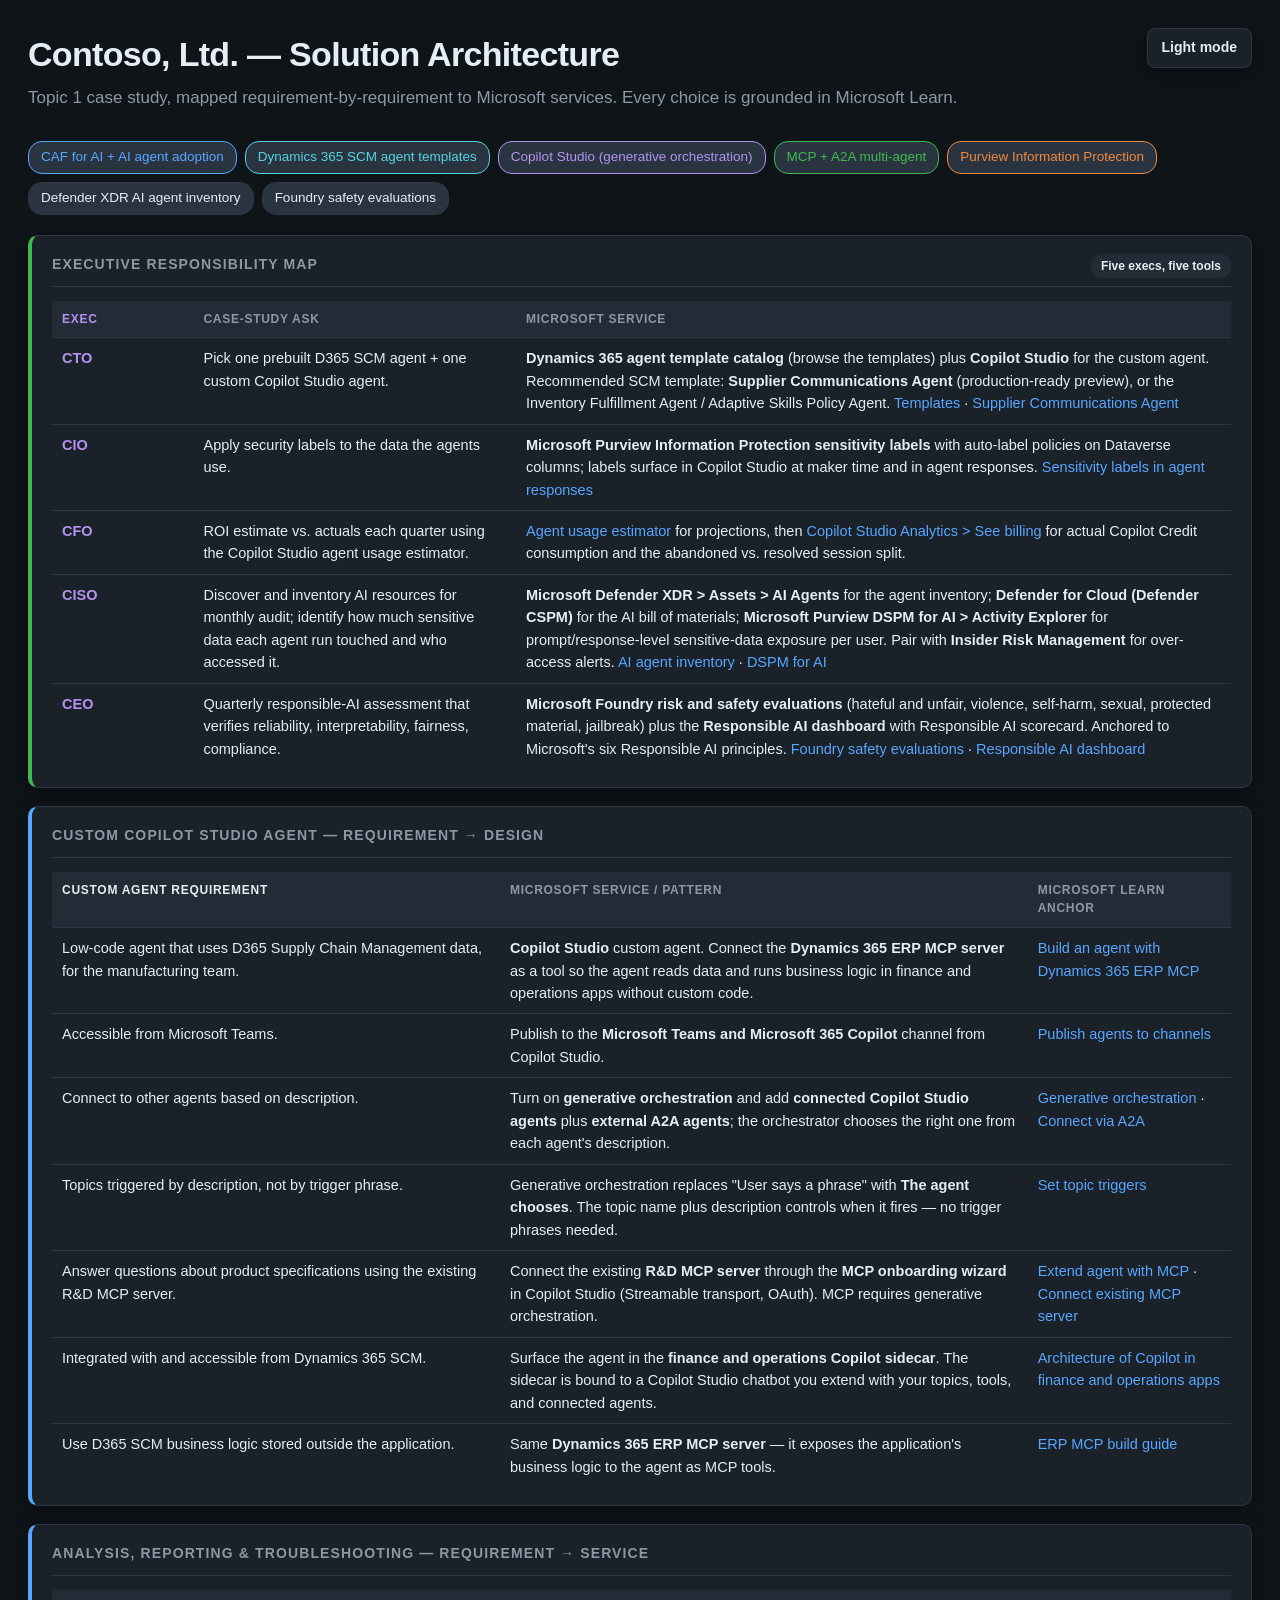
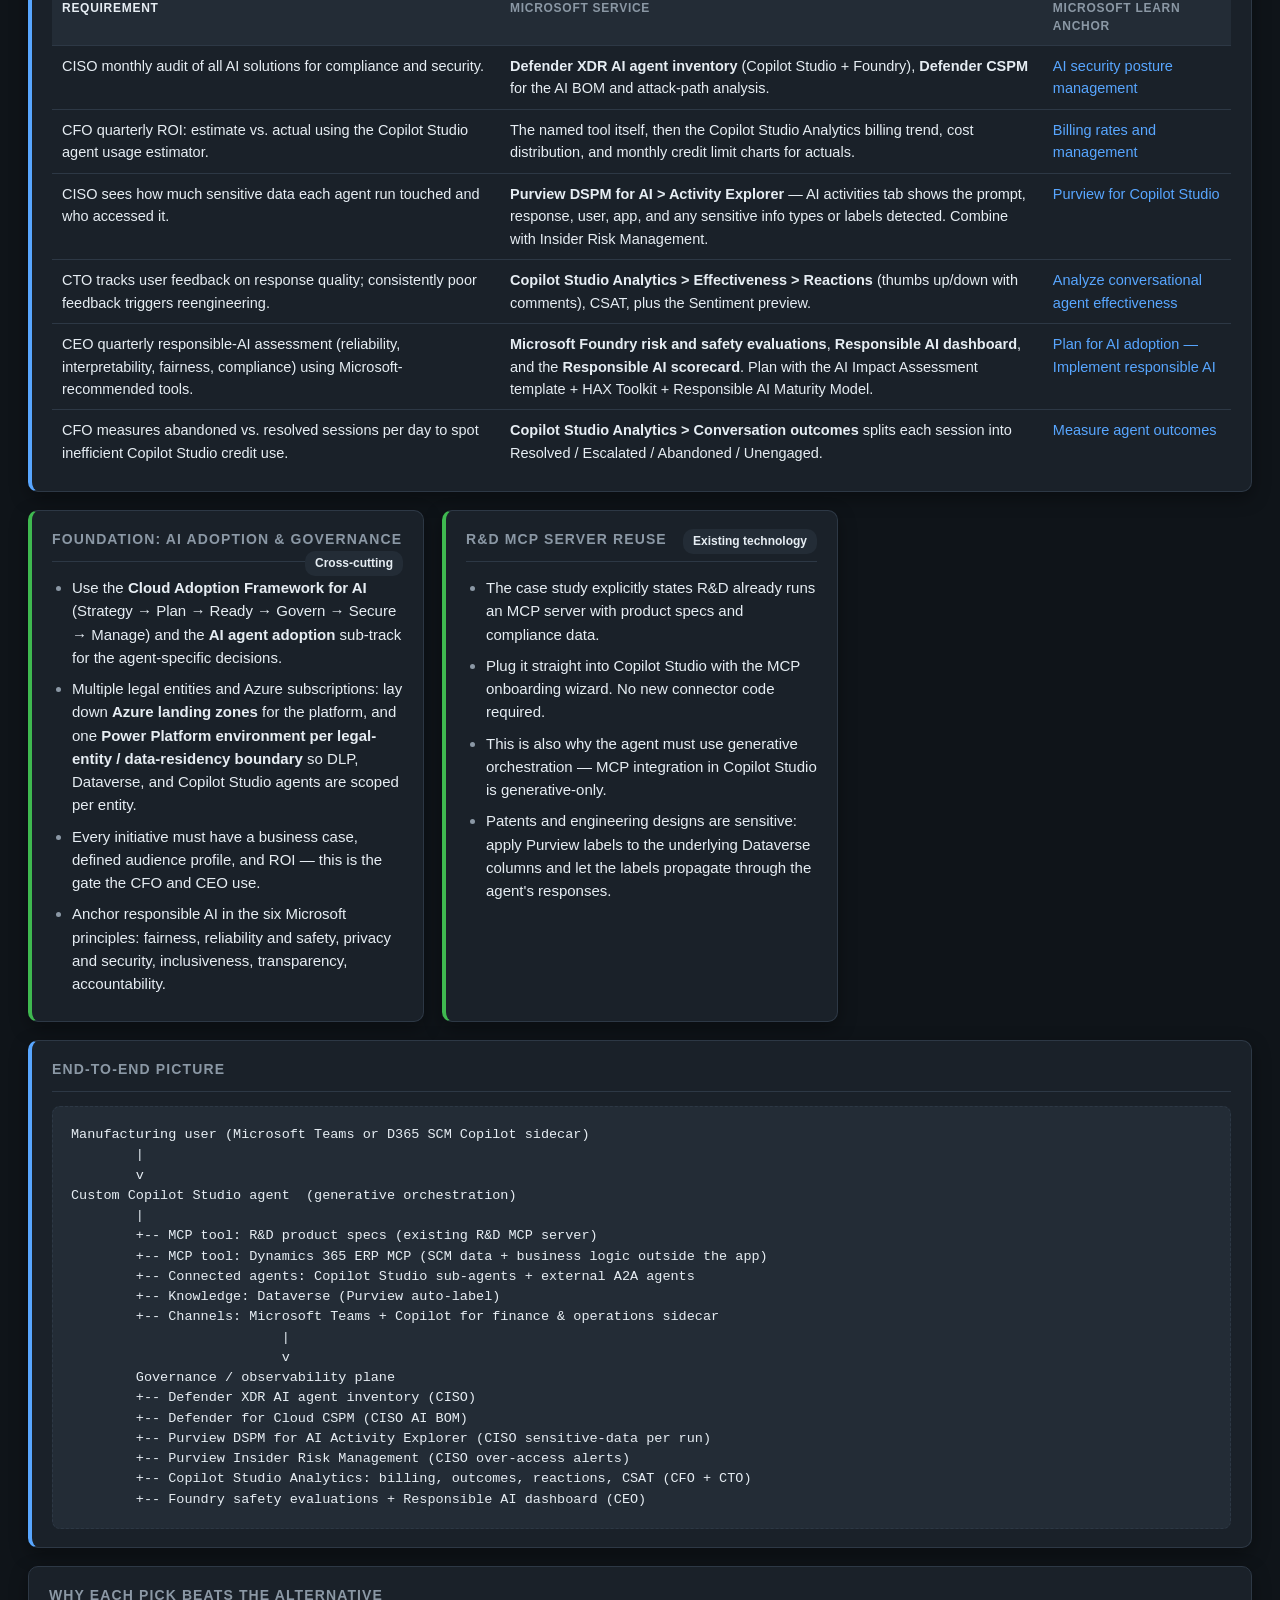
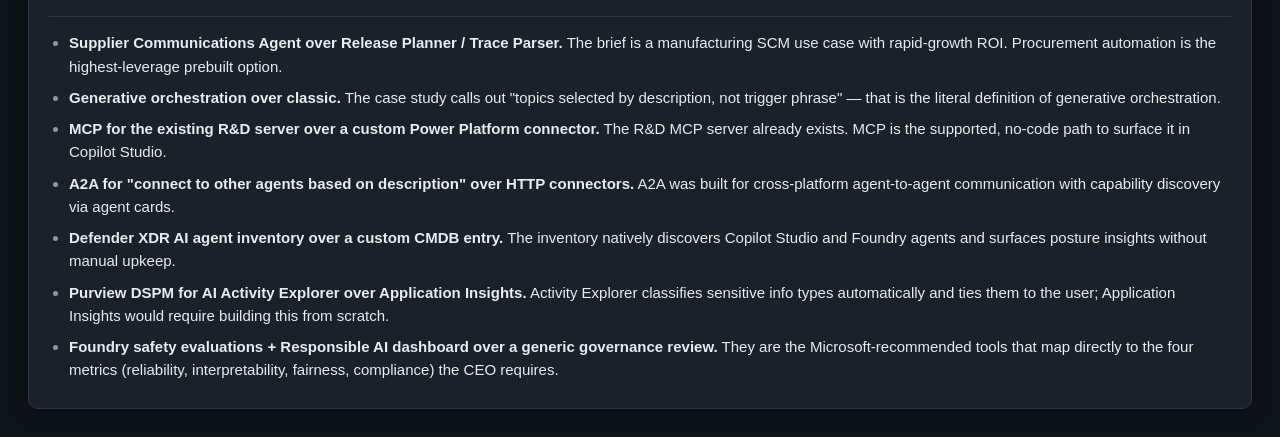
<file: extracted/topic-1/case-study-contoso-solutions.html>
<!doctype html>
<html lang="en">
<head>
<meta charset="utf-8">
<meta name="viewport" content="width=device-width, initial-scale=1">
<title>Topic 1 Case Study Solutions: Contoso, Ltd.</title>
<style>
  :root[data-theme="dark"] {
    --bg: #0f1419;
    --surface: #1a2129;
    --surface-2: #232c36;
    --border: #2d3845;
    --text: #e6edf3;
    --muted: #8b98a5;
    --accent: #58a6ff;
    --warn: #f0883e;
    --good: #3fb950;
    --bad: #f85149;
    --purple: #b392f0;
    --teal: #56d4dd;
    --tag: #2a3441;
    --shadow: 0 6px 18px rgba(0,0,0,0.35);
  }
  :root[data-theme="light"] {
    --bg: #f6f8fa;
    --surface: #ffffff;
    --surface-2: #f0f3f6;
    --border: #d0d7de;
    --text: #1f2328;
    --muted: #57606a;
    --accent: #0969da;
    --warn: #bc4c00;
    --good: #1a7f37;
    --bad: #cf222e;
    --purple: #8250df;
    --teal: #0c7c8a;
    --tag: #eef1f4;
    --shadow: 0 6px 18px rgba(31,35,40,0.08);
  }
  * { box-sizing: border-box; }
  body {
    margin: 0;
    background: var(--bg);
    color: var(--text);
    font: 16.5px/1.55 -apple-system, BlinkMacSystemFont, Segoe UI, Roboto, sans-serif;
    padding: 28px;
  }
  .wrap { max-width: 1400px; margin: 0 auto; }
  .header-row {
    display: flex;
    justify-content: space-between;
    align-items: flex-start;
    gap: 16px;
    margin-bottom: 8px;
  }
  h1 { margin: 0 0 4px; font-size: 34px; letter-spacing: -0.02em; }
  .subtitle { color: var(--muted); margin-bottom: 22px; font-size: 17px; }
  .theme-toggle {
    background: var(--surface);
    color: var(--text);
    border: 1px solid var(--border);
    border-radius: 8px;
    padding: 8px 14px;
    font: inherit;
    font-size: 14px;
    font-weight: 600;
    cursor: pointer;
    box-shadow: var(--shadow);
  }
  .theme-toggle:hover { background: var(--surface-2); }
  .meta-row {
    display: flex;
    flex-wrap: wrap;
    gap: 8px;
    margin-bottom: 20px;
  }
  .tag {
    background: var(--tag);
    color: var(--text);
    padding: 5px 12px;
    border-radius: 14px;
    font-size: 13.5px;
    border: 1px solid var(--border);
  }
  .tag.accent { color: var(--accent); border-color: var(--accent); }
  .tag.warn { color: var(--warn); border-color: var(--warn); }
  .tag.good { color: var(--good); border-color: var(--good); }
  .tag.purple { color: var(--purple); border-color: var(--purple); }
  .tag.teal { color: var(--teal); border-color: var(--teal); }
  .grid {
    display: grid;
    gap: 18px;
    grid-template-columns: repeat(auto-fit, minmax(360px, 1fr));
  }
  .card {
    background: var(--surface);
    border: 1px solid var(--border);
    border-radius: 10px;
    padding: 18px 20px;
    box-shadow: var(--shadow);
  }
  .card h2 {
    margin: 0 0 14px;
    font-size: 14px;
    text-transform: uppercase;
    letter-spacing: 0.08em;
    color: var(--muted);
    border-bottom: 1px solid var(--border);
    padding-bottom: 10px;
  }
  .card h2 .pill {
    float: right;
    text-transform: none;
    letter-spacing: 0;
    font-size: 12px;
    color: var(--text);
    background: var(--surface-2);
    padding: 3px 10px;
    border-radius: 10px;
  }
  ul { margin: 0; padding-left: 20px; }
  li { margin-bottom: 8px; font-size: 15px; }
  li::marker { color: var(--muted); }
  .full-row { grid-column: 1 / -1; }
  .map { border-left: 4px solid var(--accent); }
  .req { border-left: 4px solid var(--good); }
  .map-table {
    width: 100%;
    border-collapse: collapse;
    font-size: 14.5px;
  }
  .map-table th, .map-table td {
    text-align: left;
    padding: 9px 10px;
    border-bottom: 1px solid var(--border);
    vertical-align: top;
  }
  .map-table th {
    color: var(--muted);
    font-size: 12px;
    text-transform: uppercase;
    letter-spacing: 0.06em;
    font-weight: 600;
    background: var(--surface-2);
  }
  .map-table tr:last-child td { border-bottom: none; }
  .map-table .req-col { width: 38%; color: var(--text); }
  .map-table code {
    background: var(--surface-2);
    border: 1px solid var(--border);
    border-radius: 4px;
    padding: 1px 6px;
    font-size: 13px;
  }
  a { color: var(--accent); text-decoration: none; }
  a:hover { text-decoration: underline; }
  .arch {
    background: var(--surface-2);
    border: 1px dashed var(--border);
    border-radius: 8px;
    padding: 18px;
    font-family: ui-monospace, SFMono-Regular, Menlo, Consolas, monospace;
    font-size: 13.5px;
    line-height: 1.5;
    white-space: pre;
    overflow-x: auto;
    color: var(--text);
  }
  .exec-table {
    width: 100%;
    border-collapse: collapse;
    font-size: 14.5px;
  }
  .exec-table th, .exec-table td {
    text-align: left;
    padding: 9px 10px;
    border-bottom: 1px solid var(--border);
    vertical-align: top;
  }
  .exec-table th {
    color: var(--muted);
    font-size: 12px;
    text-transform: uppercase;
    letter-spacing: 0.06em;
    font-weight: 600;
    background: var(--surface-2);
  }
  .exec-table tr:last-child td { border-bottom: none; }
  .exec-table .role-col { width: 12%; color: var(--purple); font-weight: 600; }
  @media (max-width: 760px) {
    body { padding: 18px; font-size: 16px; }
    h1 { font-size: 26px; }
    .arch { font-size: 12px; }
  }
</style>
</head>
<body>
<div class="wrap">

  <div class="header-row">
    <div>
      <h1>Contoso, Ltd. &mdash; Solution Architecture</h1>
      <div class="subtitle">Topic 1 case study, mapped requirement-by-requirement to Microsoft services. Every choice is grounded in Microsoft Learn.</div>
    </div>
    <button id="theme-toggle" class="theme-toggle" type="button">Light mode</button>
  </div>

  <div class="meta-row">
    <span class="tag accent">CAF for AI + AI agent adoption</span>
    <span class="tag teal">Dynamics 365 SCM agent templates</span>
    <span class="tag purple">Copilot Studio (generative orchestration)</span>
    <span class="tag good">MCP + A2A multi-agent</span>
    <span class="tag warn">Purview Information Protection</span>
    <span class="tag">Defender XDR AI agent inventory</span>
    <span class="tag">Foundry safety evaluations</span>
  </div>

  <div class="card req full-row" style="margin-bottom: 18px;">
    <h2>Executive responsibility map <span class="pill">Five execs, five tools</span></h2>
    <table class="exec-table">
      <thead>
        <tr><th class="role-col">Exec</th><th>Case-study ask</th><th>Microsoft service</th></tr>
      </thead>
      <tbody>
        <tr>
          <td class="role-col">CTO</td>
          <td>Pick one prebuilt D365 SCM agent + one custom Copilot Studio agent.</td>
          <td><strong>Dynamics 365 agent template catalog</strong> (browse the templates) plus <strong>Copilot Studio</strong> for the custom agent. Recommended SCM template: <strong>Supplier Communications Agent</strong> (production-ready preview), or the Inventory Fulfillment Agent / Adaptive Skills Policy Agent. <a href="https://learn.microsoft.com/dynamics365/guidance/agent-templates/overview" target="_blank">Templates</a> &middot; <a href="https://learn.microsoft.com/dynamics365/supply-chain/procurement/supplier-com-agent-setup" target="_blank">Supplier Communications Agent</a></td>
        </tr>
        <tr>
          <td class="role-col">CIO</td>
          <td>Apply security labels to the data the agents use.</td>
          <td><strong>Microsoft Purview Information Protection sensitivity labels</strong> with auto-label policies on Dataverse columns; labels surface in Copilot Studio at maker time and in agent responses. <a href="https://learn.microsoft.com/microsoft-copilot-studio/sensitivity-label-copilot-studio" target="_blank">Sensitivity labels in agent responses</a></td>
        </tr>
        <tr>
          <td class="role-col">CFO</td>
          <td>ROI estimate vs. actuals each quarter using the Copilot Studio agent usage estimator.</td>
          <td><a href="https://microsoft.github.io/copilot-studio-estimator/" target="_blank">Agent usage estimator</a> for projections, then <a href="https://learn.microsoft.com/microsoft-copilot-studio/analytics-consumption" target="_blank">Copilot Studio Analytics &gt; See billing</a> for actual Copilot Credit consumption and the abandoned vs. resolved session split.</td>
        </tr>
        <tr>
          <td class="role-col">CISO</td>
          <td>Discover and inventory AI resources for monthly audit; identify how much sensitive data each agent run touched and who accessed it.</td>
          <td><strong>Microsoft Defender XDR &gt; Assets &gt; AI Agents</strong> for the agent inventory; <strong>Defender for Cloud (Defender CSPM)</strong> for the AI bill of materials; <strong>Microsoft Purview DSPM for AI &gt; Activity Explorer</strong> for prompt/response-level sensitive-data exposure per user. Pair with <strong>Insider Risk Management</strong> for over-access alerts. <a href="https://learn.microsoft.com/defender-xdr/security-for-ai/ai-agent-inventory" target="_blank">AI agent inventory</a> &middot; <a href="https://learn.microsoft.com/purview/data-security-posture-management-learn-about" target="_blank">DSPM for AI</a></td>
        </tr>
        <tr>
          <td class="role-col">CEO</td>
          <td>Quarterly responsible-AI assessment that verifies reliability, interpretability, fairness, compliance.</td>
          <td><strong>Microsoft Foundry risk and safety evaluations</strong> (hateful and unfair, violence, self-harm, sexual, protected material, jailbreak) plus the <strong>Responsible AI dashboard</strong> with Responsible AI scorecard. Anchored to Microsoft's six Responsible AI principles. <a href="https://learn.microsoft.com/azure/foundry/concepts/safety-evaluations-transparency-note" target="_blank">Foundry safety evaluations</a> &middot; <a href="https://learn.microsoft.com/azure/machine-learning/concept-responsible-ai-dashboard" target="_blank">Responsible AI dashboard</a></td>
        </tr>
      </tbody>
    </table>
  </div>

  <div class="grid">

    <div class="card map full-row">
      <h2>Custom Copilot Studio agent &mdash; requirement &rarr; design</h2>
      <table class="map-table">
        <thead>
          <tr>
            <th class="req-col">Custom agent requirement</th>
            <th>Microsoft service / pattern</th>
            <th>Microsoft Learn anchor</th>
          </tr>
        </thead>
        <tbody>
          <tr>
            <td class="req-col">Low-code agent that uses D365 Supply Chain Management data, for the manufacturing team.</td>
            <td><strong>Copilot Studio</strong> custom agent. Connect the <strong>Dynamics 365 ERP MCP server</strong> as a tool so the agent reads data and runs business logic in finance and operations apps without custom code.</td>
            <td><a href="https://learn.microsoft.com/dynamics365/fin-ops-core/dev-itpro/copilot/build-agent-mcp" target="_blank">Build an agent with Dynamics 365 ERP MCP</a></td>
          </tr>
          <tr>
            <td class="req-col">Accessible from Microsoft Teams.</td>
            <td>Publish to the <strong>Microsoft Teams and Microsoft 365 Copilot</strong> channel from Copilot Studio.</td>
            <td><a href="https://learn.microsoft.com/microsoft-copilot-studio/guidance/channels" target="_blank">Publish agents to channels</a></td>
          </tr>
          <tr>
            <td class="req-col">Connect to other agents based on description.</td>
            <td>Turn on <strong>generative orchestration</strong> and add <strong>connected Copilot Studio agents</strong> plus <strong>external A2A agents</strong>; the orchestrator chooses the right one from each agent's description.</td>
            <td><a href="https://learn.microsoft.com/microsoft-copilot-studio/advanced-generative-actions" target="_blank">Generative orchestration</a> &middot; <a href="https://learn.microsoft.com/microsoft-copilot-studio/add-agent-agent-to-agent" target="_blank">Connect via A2A</a></td>
          </tr>
          <tr>
            <td class="req-col">Topics triggered by description, not by trigger phrase.</td>
            <td>Generative orchestration replaces "User says a phrase" with <strong>The agent chooses</strong>. The topic name plus description controls when it fires &mdash; no trigger phrases needed.</td>
            <td><a href="https://learn.microsoft.com/microsoft-copilot-studio/authoring-triggers" target="_blank">Set topic triggers</a></td>
          </tr>
          <tr>
            <td class="req-col">Answer questions about product specifications using the existing R&amp;D MCP server.</td>
            <td>Connect the existing <strong>R&amp;D MCP server</strong> through the <strong>MCP onboarding wizard</strong> in Copilot Studio (Streamable transport, OAuth). MCP requires generative orchestration.</td>
            <td><a href="https://learn.microsoft.com/microsoft-copilot-studio/agent-extend-action-mcp" target="_blank">Extend agent with MCP</a> &middot; <a href="https://learn.microsoft.com/microsoft-copilot-studio/mcp-add-existing-server-to-agent" target="_blank">Connect existing MCP server</a></td>
          </tr>
          <tr>
            <td class="req-col">Integrated with and accessible from Dynamics 365 SCM.</td>
            <td>Surface the agent in the <strong>finance and operations Copilot sidecar</strong>. The sidecar is bound to a Copilot Studio chatbot you extend with your topics, tools, and connected agents.</td>
            <td><a href="https://learn.microsoft.com/dynamics365/fin-ops-core/dev-itpro/copilot/copilot-architecture" target="_blank">Architecture of Copilot in finance and operations apps</a></td>
          </tr>
          <tr>
            <td class="req-col">Use D365 SCM business logic stored outside the application.</td>
            <td>Same <strong>Dynamics 365 ERP MCP server</strong> &mdash; it exposes the application's business logic to the agent as MCP tools.</td>
            <td><a href="https://learn.microsoft.com/dynamics365/fin-ops-core/dev-itpro/copilot/build-agent-mcp" target="_blank">ERP MCP build guide</a></td>
          </tr>
        </tbody>
      </table>
    </div>

    <div class="card map full-row">
      <h2>Analysis, reporting &amp; troubleshooting &mdash; requirement &rarr; service</h2>
      <table class="map-table">
        <thead>
          <tr>
            <th class="req-col">Requirement</th>
            <th>Microsoft service</th>
            <th>Microsoft Learn anchor</th>
          </tr>
        </thead>
        <tbody>
          <tr>
            <td class="req-col">CISO monthly audit of all AI solutions for compliance and security.</td>
            <td><strong>Defender XDR AI agent inventory</strong> (Copilot Studio + Foundry), <strong>Defender CSPM</strong> for the AI BOM and attack-path analysis.</td>
            <td><a href="https://learn.microsoft.com/azure/defender-for-cloud/ai-security-posture" target="_blank">AI security posture management</a></td>
          </tr>
          <tr>
            <td class="req-col">CFO quarterly ROI: estimate vs. actual using the Copilot Studio agent usage estimator.</td>
            <td>The named tool itself, then the Copilot Studio Analytics billing trend, cost distribution, and monthly credit limit charts for actuals.</td>
            <td><a href="https://learn.microsoft.com/microsoft-copilot-studio/requirements-messages-management" target="_blank">Billing rates and management</a></td>
          </tr>
          <tr>
            <td class="req-col">CISO sees how much sensitive data each agent run touched and who accessed it.</td>
            <td><strong>Purview DSPM for AI &gt; Activity Explorer</strong> &mdash; AI activities tab shows the prompt, response, user, app, and any sensitive info types or labels detected. Combine with Insider Risk Management.</td>
            <td><a href="https://learn.microsoft.com/purview/ai-copilot-studio" target="_blank">Purview for Copilot Studio</a></td>
          </tr>
          <tr>
            <td class="req-col">CTO tracks user feedback on response quality; consistently poor feedback triggers reengineering.</td>
            <td><strong>Copilot Studio Analytics &gt; Effectiveness &gt; Reactions</strong> (thumbs up/down with comments), CSAT, plus the Sentiment preview.</td>
            <td><a href="https://learn.microsoft.com/microsoft-copilot-studio/analytics-improve-agent-effectiveness" target="_blank">Analyze conversational agent effectiveness</a></td>
          </tr>
          <tr>
            <td class="req-col">CEO quarterly responsible-AI assessment (reliability, interpretability, fairness, compliance) using Microsoft-recommended tools.</td>
            <td><strong>Microsoft Foundry risk and safety evaluations</strong>, <strong>Responsible AI dashboard</strong>, and the <strong>Responsible AI scorecard</strong>. Plan with the AI Impact Assessment template + HAX Toolkit + Responsible AI Maturity Model.</td>
            <td><a href="https://learn.microsoft.com/azure/cloud-adoption-framework/ai/plan" target="_blank">Plan for AI adoption &mdash; Implement responsible AI</a></td>
          </tr>
          <tr>
            <td class="req-col">CFO measures abandoned vs. resolved sessions per day to spot inefficient Copilot Studio credit use.</td>
            <td><strong>Copilot Studio Analytics &gt; Conversation outcomes</strong> splits each session into Resolved / Escalated / Abandoned / Unengaged.</td>
            <td><a href="https://learn.microsoft.com/microsoft-copilot-studio/guidance/measuring-outcomes" target="_blank">Measure agent outcomes</a></td>
          </tr>
        </tbody>
      </table>
    </div>

    <div class="card req">
      <h2>Foundation: AI adoption &amp; governance <span class="pill">Cross-cutting</span></h2>
      <ul>
        <li>Use the <strong>Cloud Adoption Framework for AI</strong> (Strategy &rarr; Plan &rarr; Ready &rarr; Govern &rarr; Secure &rarr; Manage) and the <strong>AI agent adoption</strong> sub-track for the agent-specific decisions.</li>
        <li>Multiple legal entities and Azure subscriptions: lay down <strong>Azure landing zones</strong> for the platform, and one <strong>Power Platform environment per legal-entity / data-residency boundary</strong> so DLP, Dataverse, and Copilot Studio agents are scoped per entity.</li>
        <li>Every initiative must have a business case, defined audience profile, and ROI &mdash; this is the gate the CFO and CEO use.</li>
        <li>Anchor responsible AI in the six Microsoft principles: fairness, reliability and safety, privacy and security, inclusiveness, transparency, accountability.</li>
      </ul>
    </div>

    <div class="card req">
      <h2>R&amp;D MCP server reuse <span class="pill">Existing technology</span></h2>
      <ul>
        <li>The case study explicitly states R&amp;D already runs an MCP server with product specs and compliance data.</li>
        <li>Plug it straight into Copilot Studio with the MCP onboarding wizard. No new connector code required.</li>
        <li>This is also why the agent must use generative orchestration &mdash; MCP integration in Copilot Studio is generative-only.</li>
        <li>Patents and engineering designs are sensitive: apply Purview labels to the underlying Dataverse columns and let the labels propagate through the agent's responses.</li>
      </ul>
    </div>

    <div class="card map full-row">
      <h2>End-to-end picture</h2>
      <div class="arch">Manufacturing user (Microsoft Teams or D365 SCM Copilot sidecar)
        |
        v
Custom Copilot Studio agent  (generative orchestration)
        |
        +-- MCP tool: R&D product specs (existing R&D MCP server)
        +-- MCP tool: Dynamics 365 ERP MCP (SCM data + business logic outside the app)
        +-- Connected agents: Copilot Studio sub-agents + external A2A agents
        +-- Knowledge: Dataverse (Purview auto-label)
        +-- Channels: Microsoft Teams + Copilot for finance & operations sidecar
                          |
                          v
        Governance / observability plane
        +-- Defender XDR AI agent inventory (CISO)
        +-- Defender for Cloud CSPM (CISO AI BOM)
        +-- Purview DSPM for AI Activity Explorer (CISO sensitive-data per run)
        +-- Purview Insider Risk Management (CISO over-access alerts)
        +-- Copilot Studio Analytics: billing, outcomes, reactions, CSAT (CFO + CTO)
        +-- Foundry safety evaluations + Responsible AI dashboard (CEO)</div>
    </div>

    <div class="card full-row">
      <h2>Why each pick beats the alternative</h2>
      <ul>
        <li><strong>Supplier Communications Agent over Release Planner / Trace Parser.</strong> The brief is a manufacturing SCM use case with rapid-growth ROI. Procurement automation is the highest-leverage prebuilt option.</li>
        <li><strong>Generative orchestration over classic.</strong> The case study calls out "topics selected by description, not trigger phrase" &mdash; that is the literal definition of generative orchestration.</li>
        <li><strong>MCP for the existing R&amp;D server over a custom Power Platform connector.</strong> The R&amp;D MCP server already exists. MCP is the supported, no-code path to surface it in Copilot Studio.</li>
        <li><strong>A2A for "connect to other agents based on description" over HTTP connectors.</strong> A2A was built for cross-platform agent-to-agent communication with capability discovery via agent cards.</li>
        <li><strong>Defender XDR AI agent inventory over a custom CMDB entry.</strong> The inventory natively discovers Copilot Studio and Foundry agents and surfaces posture insights without manual upkeep.</li>
        <li><strong>Purview DSPM for AI Activity Explorer over Application Insights.</strong> Activity Explorer classifies sensitive info types automatically and ties them to the user; Application Insights would require building this from scratch.</li>
        <li><strong>Foundry safety evaluations + Responsible AI dashboard over a generic governance review.</strong> They are the Microsoft-recommended tools that map directly to the four metrics (reliability, interpretability, fairness, compliance) the CEO requires.</li>
      </ul>
    </div>

  </div>
</div>

<script>
(function(){
  var KEY = "quiz_theme";
  var btn = document.getElementById("theme-toggle");
  function apply(theme) {
    document.documentElement.setAttribute("data-theme", theme);
    btn.textContent = theme === "dark" ? "Light mode" : "Dark mode";
  }
  var stored = null;
  try { stored = localStorage.getItem(KEY); } catch(e) {}
  var params = new URLSearchParams(location.search);
  var initial = params.get("theme") || stored || "dark";
  apply(initial);
  btn.addEventListener("click", function(){
    var current = document.documentElement.getAttribute("data-theme") || "dark";
    var next = current === "dark" ? "light" : "dark";
    apply(next);
    try { localStorage.setItem(KEY, next); } catch(e) {}
  });
})();
</script>
</body>
</html>
</file>
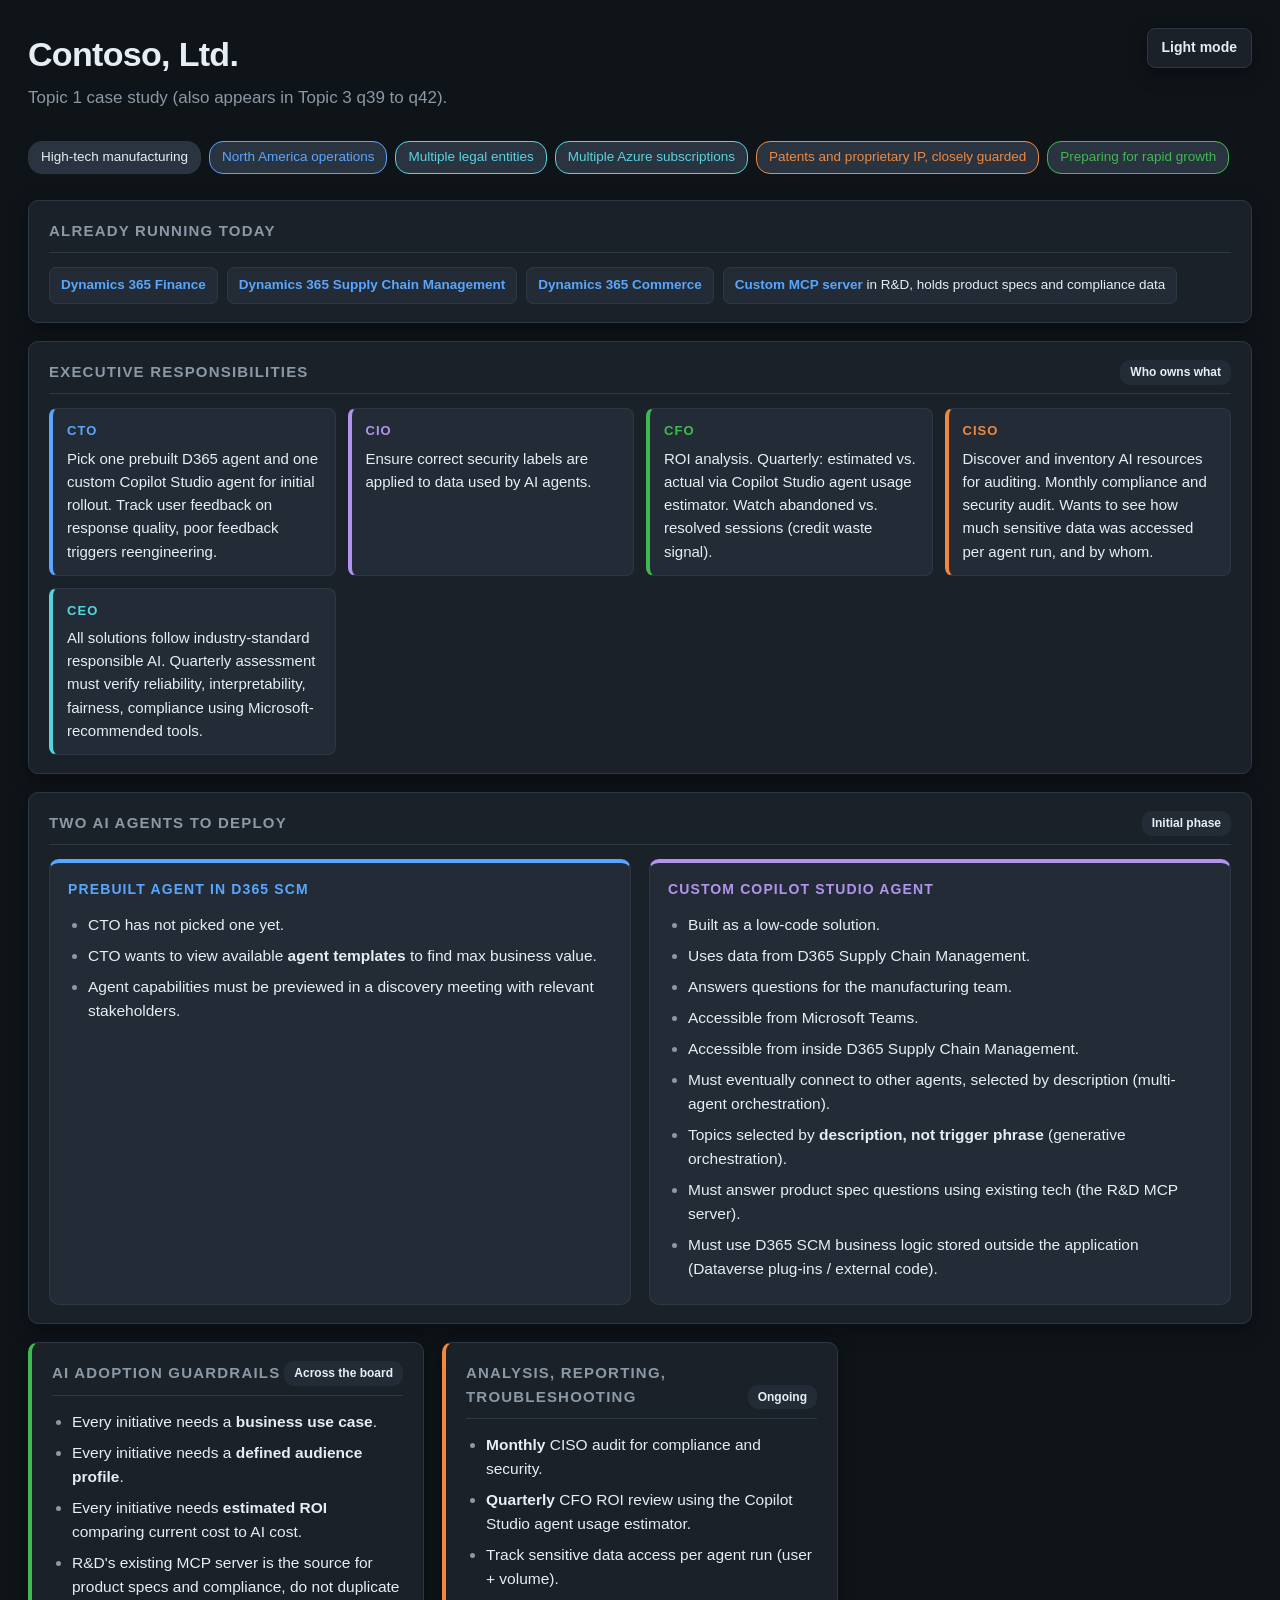
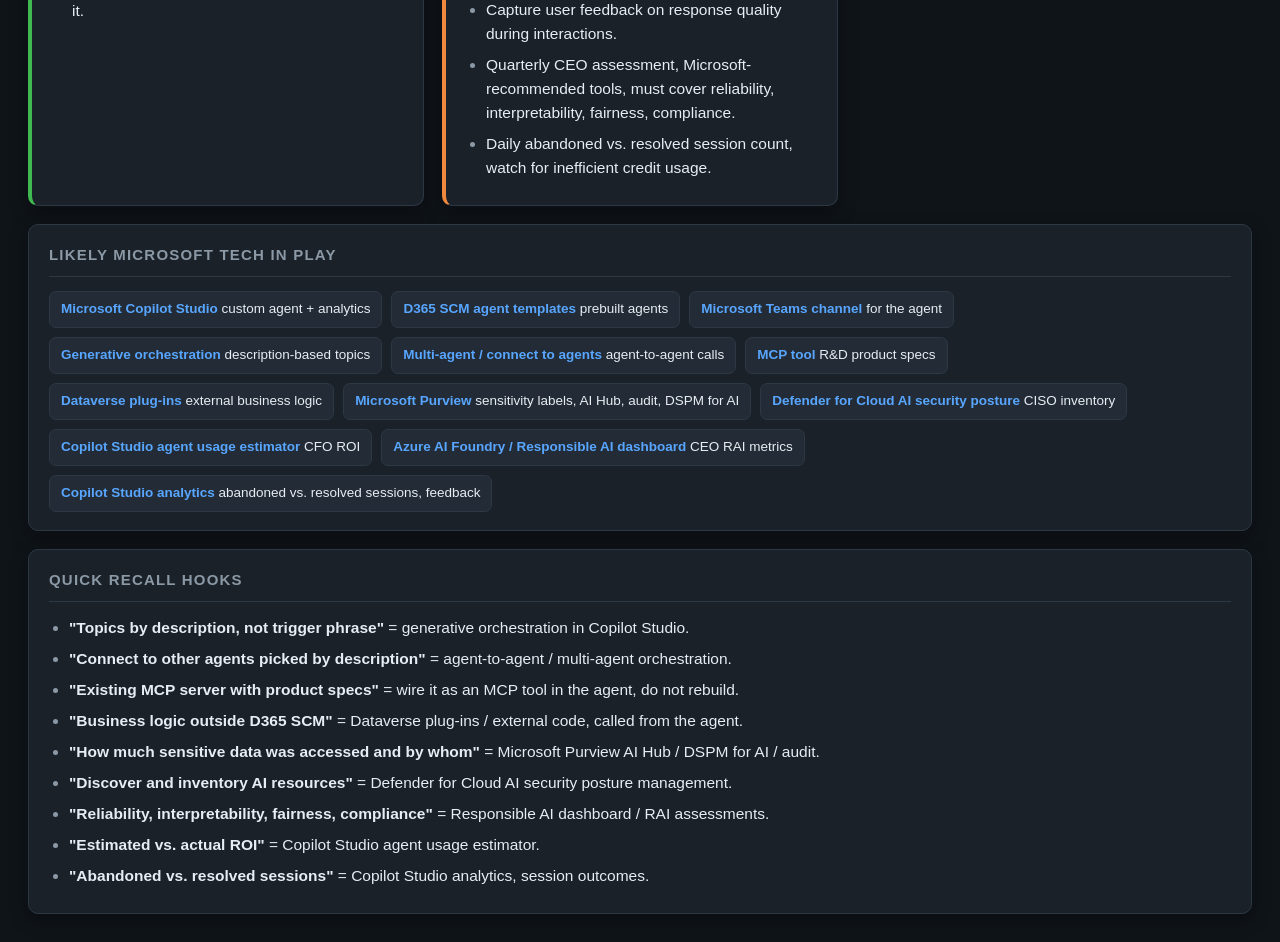
<file: extracted/topic-1/case-study-contoso.html>
<!doctype html>
<html lang="en">
<head>
<meta charset="utf-8">
<meta name="viewport" content="width=device-width, initial-scale=1">
<title>Topic 1 Case Study: Contoso, Ltd.</title>
<style>
  :root[data-theme="dark"] {
    --bg: #0f1419;
    --surface: #1a2129;
    --surface-2: #232c36;
    --border: #2d3845;
    --text: #e6edf3;
    --muted: #8b98a5;
    --accent: #58a6ff;
    --warn: #f0883e;
    --good: #3fb950;
    --bad: #f85149;
    --purple: #b392f0;
    --teal: #56d4dd;
    --tag: #2a3441;
    --shadow: 0 6px 18px rgba(0,0,0,0.35);
  }
  :root[data-theme="light"] {
    --bg: #f6f8fa;
    --surface: #ffffff;
    --surface-2: #f0f3f6;
    --border: #d0d7de;
    --text: #1f2328;
    --muted: #57606a;
    --accent: #0969da;
    --warn: #bc4c00;
    --good: #1a7f37;
    --bad: #cf222e;
    --purple: #8250df;
    --teal: #0c7c8a;
    --tag: #eef1f4;
    --shadow: 0 6px 18px rgba(31,35,40,0.08);
  }
  * { box-sizing: border-box; }
  body {
    margin: 0;
    background: var(--bg);
    color: var(--text);
    font: 16.5px/1.55 -apple-system, BlinkMacSystemFont, Segoe UI, Roboto, sans-serif;
    padding: 28px;
  }
  .wrap { max-width: 1400px; margin: 0 auto; }
  .header-row {
    display: flex;
    justify-content: space-between;
    align-items: flex-start;
    gap: 16px;
    margin-bottom: 8px;
  }
  h1 { margin: 0 0 4px; font-size: 34px; letter-spacing: -0.02em; }
  .subtitle { color: var(--muted); margin-bottom: 22px; font-size: 17px; }
  .theme-toggle {
    background: var(--surface);
    color: var(--text);
    border: 1px solid var(--border);
    border-radius: 8px;
    padding: 8px 14px;
    font: inherit;
    font-size: 14px;
    font-weight: 600;
    cursor: pointer;
    box-shadow: var(--shadow);
  }
  .theme-toggle:hover { background: var(--surface-2); }
  .meta-row { display: flex; flex-wrap: wrap; gap: 8px; margin-bottom: 26px; }
  .tag {
    background: var(--tag);
    color: var(--text);
    padding: 5px 12px;
    border-radius: 14px;
    font-size: 13.5px;
    border: 1px solid var(--border);
  }
  .tag.accent { color: var(--accent); border-color: var(--accent); }
  .tag.warn { color: var(--warn); border-color: var(--warn); }
  .tag.good { color: var(--good); border-color: var(--good); }
  .tag.purple { color: var(--purple); border-color: var(--purple); }
  .tag.teal { color: var(--teal); border-color: var(--teal); }
  .grid {
    display: grid;
    gap: 18px;
    grid-template-columns: repeat(auto-fit, minmax(340px, 1fr));
  }
  .card {
    background: var(--surface);
    border: 1px solid var(--border);
    border-radius: 10px;
    padding: 18px 20px;
    box-shadow: var(--shadow);
  }
  .card h2 {
    margin: 0 0 14px;
    font-size: 15px;
    text-transform: uppercase;
    letter-spacing: 0.08em;
    color: var(--muted);
    border-bottom: 1px solid var(--border);
    padding-bottom: 10px;
  }
  .card h2 .pill {
    float: right;
    text-transform: none;
    letter-spacing: 0;
    font-size: 12px;
    color: var(--text);
    background: var(--surface-2);
    padding: 3px 10px;
    border-radius: 10px;
  }
  ul { margin: 0; padding-left: 20px; }
  li { margin-bottom: 7px; font-size: 15.5px; }
  li::marker { color: var(--muted); }
  .full-row { grid-column: 1 / -1; }

  .exec-grid {
    display: grid;
    grid-template-columns: repeat(auto-fit, minmax(240px, 1fr));
    gap: 12px;
  }
  .exec {
    background: var(--surface-2);
    border: 1px solid var(--border);
    border-left: 4px solid var(--accent);
    border-radius: 8px;
    padding: 12px 14px;
    font-size: 15px;
  }
  .exec .role {
    font-weight: 700;
    font-size: 13px;
    text-transform: uppercase;
    letter-spacing: 0.08em;
    margin-bottom: 5px;
  }
  .exec.cto { border-left-color: var(--accent); }
  .exec.cio { border-left-color: var(--purple); }
  .exec.cfo { border-left-color: var(--good); }
  .exec.ciso { border-left-color: var(--warn); }
  .exec.ceo { border-left-color: var(--teal); }
  .exec .role.cto { color: var(--accent); }
  .exec .role.cio { color: var(--purple); }
  .exec .role.cfo { color: var(--good); }
  .exec .role.ciso { color: var(--warn); }
  .exec .role.ceo { color: var(--teal); }

  .agent-pair {
    display: grid;
    grid-template-columns: 1fr 1fr;
    gap: 18px;
  }
  .agent {
    background: var(--surface-2);
    border: 1px solid var(--border);
    border-radius: 10px;
    padding: 16px 18px;
  }
  .agent.prebuilt { border-top: 4px solid var(--accent); }
  .agent.custom { border-top: 4px solid var(--purple); }
  .agent h3 {
    margin: 0 0 12px;
    font-size: 14px;
    text-transform: uppercase;
    letter-spacing: 0.08em;
  }
  .agent.prebuilt h3 { color: var(--accent); }
  .agent.custom h3 { color: var(--purple); }

  .stack-row { display: flex; flex-wrap: wrap; gap: 9px; margin-top: 12px; }
  .chip {
    background: var(--surface-2);
    border: 1px solid var(--border);
    border-radius: 7px;
    padding: 7px 11px;
    font-size: 13.5px;
  }
  .chip strong { color: var(--accent); }

  .req { border-left: 4px solid var(--good); }
  .moni { border-left: 4px solid var(--warn); }

  @media (max-width: 760px) {
    body { padding: 18px; font-size: 16px; }
    h1 { font-size: 28px; }
    .agent-pair { grid-template-columns: 1fr; }
  }
</style>
</head>
<body>
<div class="wrap">

  <div class="header-row">
    <div>
      <h1>Contoso, Ltd.</h1>
      <div class="subtitle">Topic 1 case study (also appears in Topic 3 q39 to q42).</div>
    </div>
    <button id="theme-toggle" class="theme-toggle" type="button">Light mode</button>
  </div>

  <div class="meta-row">
    <span class="tag">High-tech manufacturing</span>
    <span class="tag accent">North America operations</span>
    <span class="tag teal">Multiple legal entities</span>
    <span class="tag teal">Multiple Azure subscriptions</span>
    <span class="tag warn">Patents and proprietary IP, closely guarded</span>
    <span class="tag good">Preparing for rapid growth</span>
  </div>

  <div class="grid">

    <div class="card full-row">
      <h2>Already running today</h2>
      <div class="stack-row">
        <span class="chip"><strong>Dynamics 365 Finance</strong></span>
        <span class="chip"><strong>Dynamics 365 Supply Chain Management</strong></span>
        <span class="chip"><strong>Dynamics 365 Commerce</strong></span>
        <span class="chip"><strong>Custom MCP server</strong> in R&amp;D, holds product specs and compliance data</span>
      </div>
    </div>

    <div class="card full-row">
      <h2>Executive responsibilities <span class="pill">Who owns what</span></h2>
      <div class="exec-grid">
        <div class="exec cto">
          <div class="role cto">CTO</div>
          Pick one prebuilt D365 agent and one custom Copilot Studio agent for initial rollout.
          Track user feedback on response quality, poor feedback triggers reengineering.
        </div>
        <div class="exec cio">
          <div class="role cio">CIO</div>
          Ensure correct security labels are applied to data used by AI agents.
        </div>
        <div class="exec cfo">
          <div class="role cfo">CFO</div>
          ROI analysis. Quarterly: estimated vs. actual via Copilot Studio agent usage estimator.
          Watch abandoned vs. resolved sessions (credit waste signal).
        </div>
        <div class="exec ciso">
          <div class="role ciso">CISO</div>
          Discover and inventory AI resources for auditing. Monthly compliance and security audit.
          Wants to see how much sensitive data was accessed per agent run, and by whom.
        </div>
        <div class="exec ceo">
          <div class="role ceo">CEO</div>
          All solutions follow industry-standard responsible AI.
          Quarterly assessment must verify reliability, interpretability, fairness, compliance using Microsoft-recommended tools.
        </div>
      </div>
    </div>

    <div class="card full-row">
      <h2>Two AI agents to deploy <span class="pill">Initial phase</span></h2>
      <div class="agent-pair">
        <div class="agent prebuilt">
          <h3>Prebuilt agent in D365 SCM</h3>
          <ul>
            <li>CTO has not picked one yet.</li>
            <li>CTO wants to view available <strong>agent templates</strong> to find max business value.</li>
            <li>Agent capabilities must be previewed in a discovery meeting with relevant stakeholders.</li>
          </ul>
        </div>
        <div class="agent custom">
          <h3>Custom Copilot Studio agent</h3>
          <ul>
            <li>Built as a low-code solution.</li>
            <li>Uses data from D365 Supply Chain Management.</li>
            <li>Answers questions for the manufacturing team.</li>
            <li>Accessible from Microsoft Teams.</li>
            <li>Accessible from inside D365 Supply Chain Management.</li>
            <li>Must eventually connect to other agents, selected by description (multi-agent orchestration).</li>
            <li>Topics selected by <strong>description, not trigger phrase</strong> (generative orchestration).</li>
            <li>Must answer product spec questions using existing tech (the R&amp;D MCP server).</li>
            <li>Must use D365 SCM business logic stored outside the application (Dataverse plug-ins / external code).</li>
          </ul>
        </div>
      </div>
    </div>

    <div class="card req">
      <h2>AI adoption guardrails <span class="pill">Across the board</span></h2>
      <ul>
        <li>Every initiative needs a <strong>business use case</strong>.</li>
        <li>Every initiative needs a <strong>defined audience profile</strong>.</li>
        <li>Every initiative needs <strong>estimated ROI</strong> comparing current cost to AI cost.</li>
        <li>R&amp;D's existing MCP server is the source for product specs and compliance, do not duplicate it.</li>
      </ul>
    </div>

    <div class="card moni">
      <h2>Analysis, reporting, troubleshooting <span class="pill">Ongoing</span></h2>
      <ul>
        <li><strong>Monthly</strong> CISO audit for compliance and security.</li>
        <li><strong>Quarterly</strong> CFO ROI review using the Copilot Studio agent usage estimator.</li>
        <li>Track sensitive data access per agent run (user + volume).</li>
        <li>Capture user feedback on response quality during interactions.</li>
        <li>Quarterly CEO assessment, Microsoft-recommended tools, must cover reliability, interpretability, fairness, compliance.</li>
        <li>Daily abandoned vs. resolved session count, watch for inefficient credit usage.</li>
      </ul>
    </div>

    <div class="card full-row">
      <h2>Likely Microsoft tech in play</h2>
      <div class="stack-row">
        <span class="chip"><strong>Microsoft Copilot Studio</strong> custom agent + analytics</span>
        <span class="chip"><strong>D365 SCM agent templates</strong> prebuilt agents</span>
        <span class="chip"><strong>Microsoft Teams channel</strong> for the agent</span>
        <span class="chip"><strong>Generative orchestration</strong> description-based topics</span>
        <span class="chip"><strong>Multi-agent / connect to agents</strong> agent-to-agent calls</span>
        <span class="chip"><strong>MCP tool</strong> R&amp;D product specs</span>
        <span class="chip"><strong>Dataverse plug-ins</strong> external business logic</span>
        <span class="chip"><strong>Microsoft Purview</strong> sensitivity labels, AI Hub, audit, DSPM for AI</span>
        <span class="chip"><strong>Defender for Cloud AI security posture</strong> CISO inventory</span>
        <span class="chip"><strong>Copilot Studio agent usage estimator</strong> CFO ROI</span>
        <span class="chip"><strong>Azure AI Foundry / Responsible AI dashboard</strong> CEO RAI metrics</span>
        <span class="chip"><strong>Copilot Studio analytics</strong> abandoned vs. resolved sessions, feedback</span>
      </div>
    </div>

    <div class="card full-row">
      <h2>Quick recall hooks</h2>
      <ul>
        <li><strong>"Topics by description, not trigger phrase"</strong> = generative orchestration in Copilot Studio.</li>
        <li><strong>"Connect to other agents picked by description"</strong> = agent-to-agent / multi-agent orchestration.</li>
        <li><strong>"Existing MCP server with product specs"</strong> = wire it as an MCP tool in the agent, do not rebuild.</li>
        <li><strong>"Business logic outside D365 SCM"</strong> = Dataverse plug-ins / external code, called from the agent.</li>
        <li><strong>"How much sensitive data was accessed and by whom"</strong> = Microsoft Purview AI Hub / DSPM for AI / audit.</li>
        <li><strong>"Discover and inventory AI resources"</strong> = Defender for Cloud AI security posture management.</li>
        <li><strong>"Reliability, interpretability, fairness, compliance"</strong> = Responsible AI dashboard / RAI assessments.</li>
        <li><strong>"Estimated vs. actual ROI"</strong> = Copilot Studio agent usage estimator.</li>
        <li><strong>"Abandoned vs. resolved sessions"</strong> = Copilot Studio analytics, session outcomes.</li>
      </ul>
    </div>

  </div>
</div>

<script>
(function(){
  var KEY = "quiz_theme";
  var btn = document.getElementById("theme-toggle");
  function apply(theme) {
    document.documentElement.setAttribute("data-theme", theme);
    btn.textContent = theme === "dark" ? "Light mode" : "Dark mode";
  }
  var stored = null;
  try { stored = localStorage.getItem(KEY); } catch(e) {}
  var params = new URLSearchParams(location.search);
  var initial = params.get("theme") || stored || "dark";
  apply(initial);
  btn.addEventListener("click", function(){
    var current = document.documentElement.getAttribute("data-theme") || "dark";
    var next = current === "dark" ? "light" : "dark";
    apply(next);
    try { localStorage.setItem(KEY, next); } catch(e) {}
  });
})();
</script>
</body>
</html>
</file>
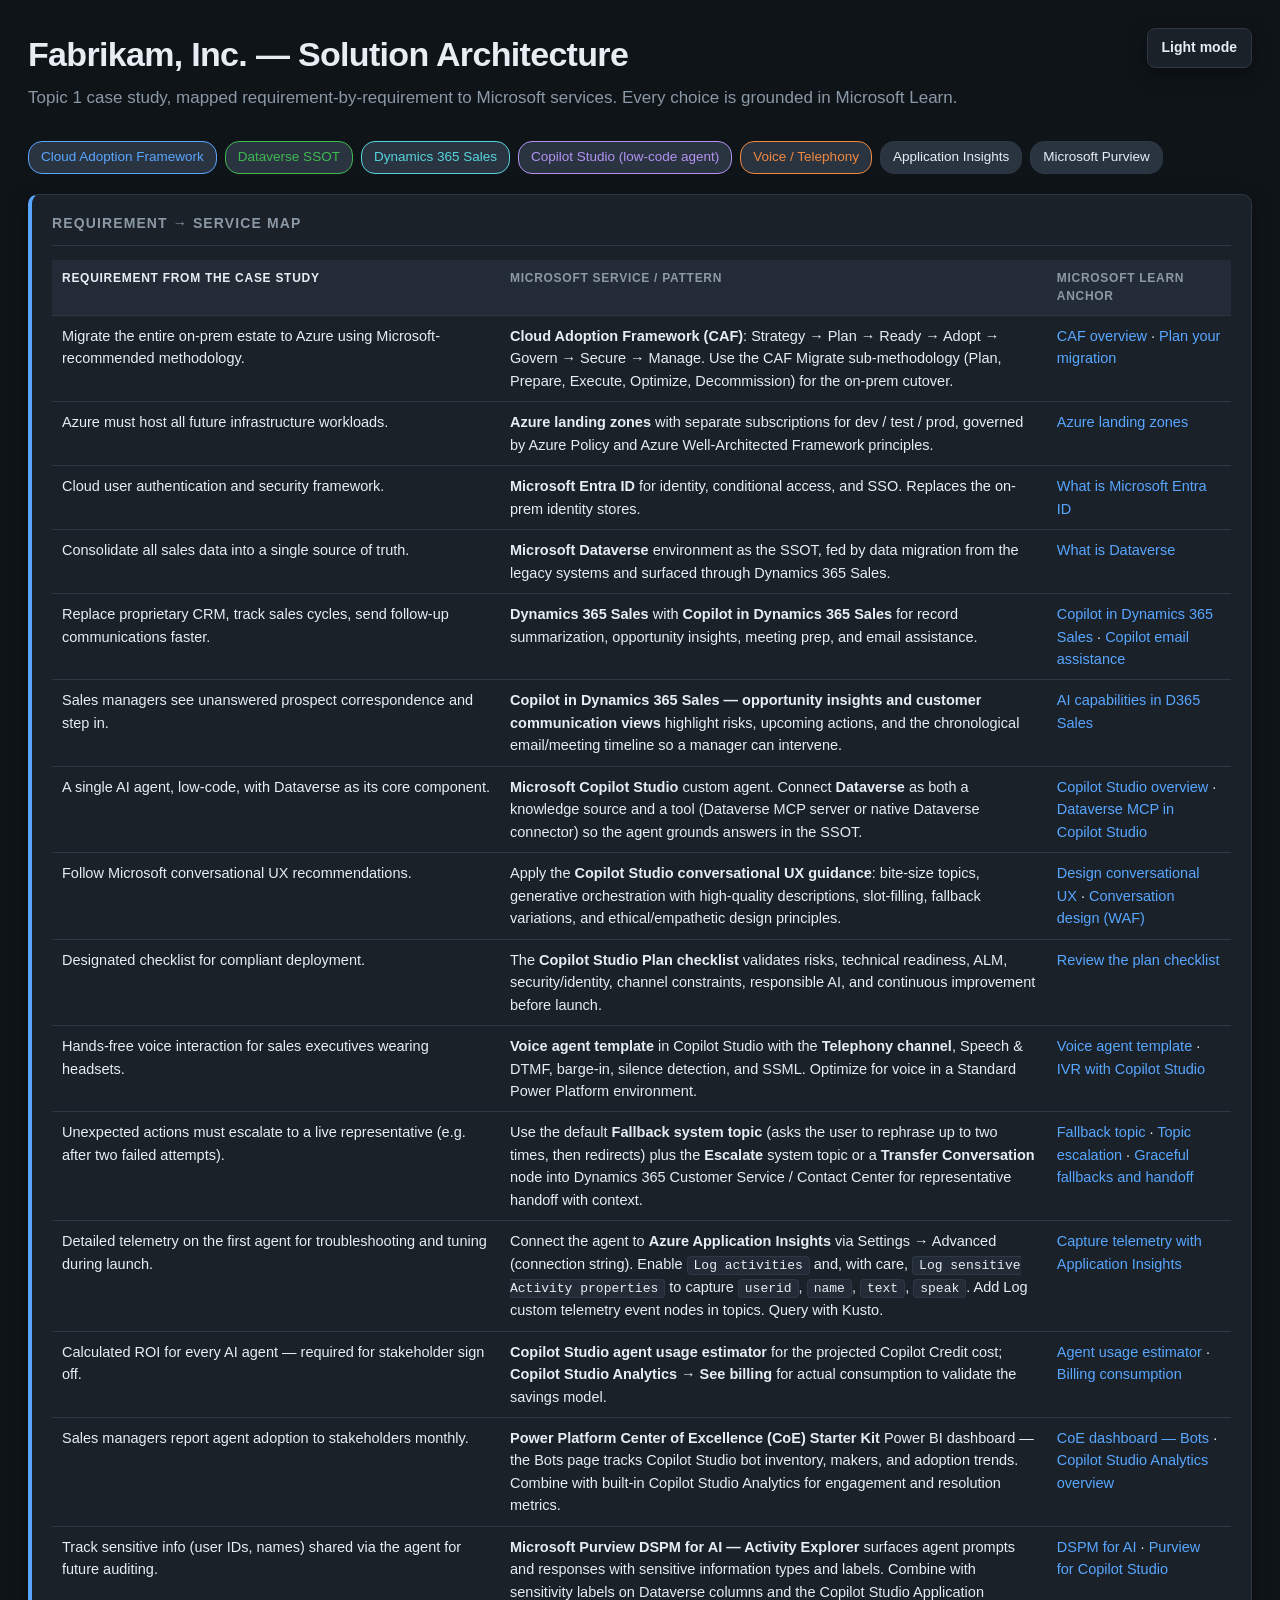
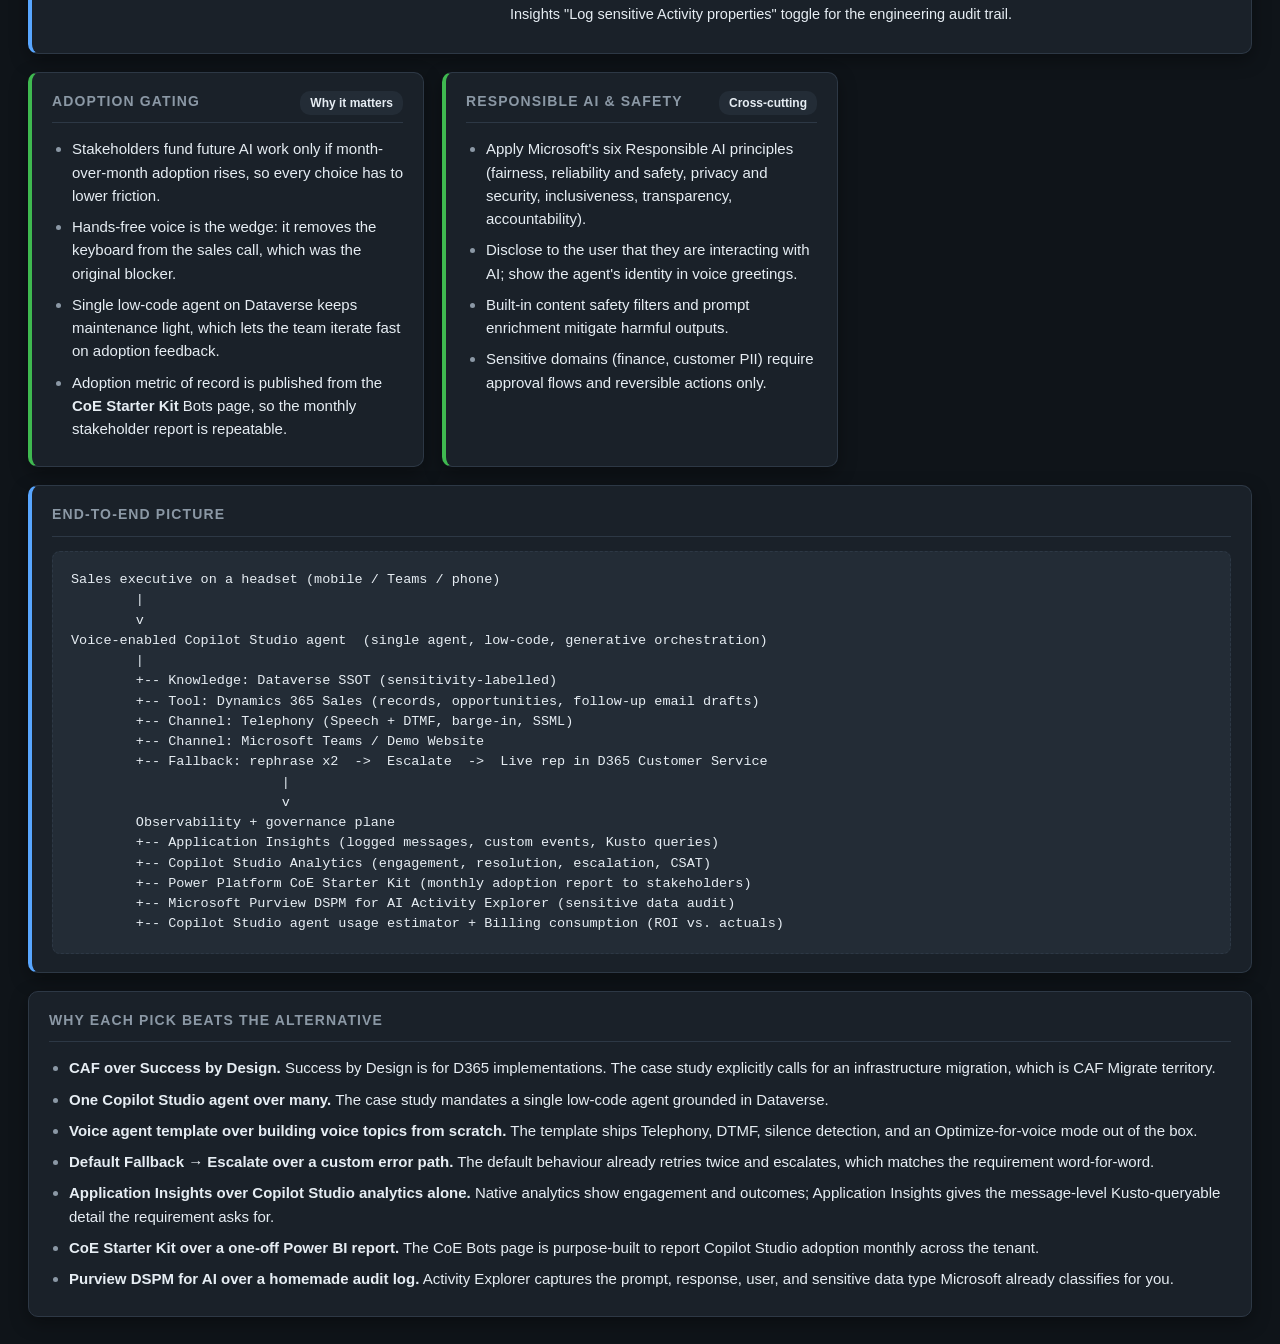
<file: extracted/topic-1/case-study-solutions.html>
<!doctype html>
<html lang="en">
<head>
<meta charset="utf-8">
<meta name="viewport" content="width=device-width, initial-scale=1">
<title>Topic 1 Case Study Solutions: Fabrikam, Inc.</title>
<style>
  :root[data-theme="dark"] {
    --bg: #0f1419;
    --surface: #1a2129;
    --surface-2: #232c36;
    --border: #2d3845;
    --text: #e6edf3;
    --muted: #8b98a5;
    --accent: #58a6ff;
    --warn: #f0883e;
    --good: #3fb950;
    --bad: #f85149;
    --purple: #b392f0;
    --teal: #56d4dd;
    --tag: #2a3441;
    --shadow: 0 6px 18px rgba(0,0,0,0.35);
  }
  :root[data-theme="light"] {
    --bg: #f6f8fa;
    --surface: #ffffff;
    --surface-2: #f0f3f6;
    --border: #d0d7de;
    --text: #1f2328;
    --muted: #57606a;
    --accent: #0969da;
    --warn: #bc4c00;
    --good: #1a7f37;
    --bad: #cf222e;
    --purple: #8250df;
    --teal: #0c7c8a;
    --tag: #eef1f4;
    --shadow: 0 6px 18px rgba(31,35,40,0.08);
  }
  * { box-sizing: border-box; }
  body {
    margin: 0;
    background: var(--bg);
    color: var(--text);
    font: 16.5px/1.55 -apple-system, BlinkMacSystemFont, Segoe UI, Roboto, sans-serif;
    padding: 28px;
  }
  .wrap { max-width: 1400px; margin: 0 auto; }
  .header-row {
    display: flex;
    justify-content: space-between;
    align-items: flex-start;
    gap: 16px;
    margin-bottom: 8px;
  }
  h1 { margin: 0 0 4px; font-size: 34px; letter-spacing: -0.02em; }
  .subtitle { color: var(--muted); margin-bottom: 22px; font-size: 17px; }
  .theme-toggle {
    background: var(--surface);
    color: var(--text);
    border: 1px solid var(--border);
    border-radius: 8px;
    padding: 8px 14px;
    font: inherit;
    font-size: 14px;
    font-weight: 600;
    cursor: pointer;
    box-shadow: var(--shadow);
  }
  .theme-toggle:hover { background: var(--surface-2); }
  .meta-row {
    display: flex;
    flex-wrap: wrap;
    gap: 8px;
    margin-bottom: 20px;
  }
  .tag {
    background: var(--tag);
    color: var(--text);
    padding: 5px 12px;
    border-radius: 14px;
    font-size: 13.5px;
    border: 1px solid var(--border);
  }
  .tag.accent { color: var(--accent); border-color: var(--accent); }
  .tag.warn { color: var(--warn); border-color: var(--warn); }
  .tag.good { color: var(--good); border-color: var(--good); }
  .tag.purple { color: var(--purple); border-color: var(--purple); }
  .tag.teal { color: var(--teal); border-color: var(--teal); }
  .grid {
    display: grid;
    gap: 18px;
    grid-template-columns: repeat(auto-fit, minmax(360px, 1fr));
  }
  .card {
    background: var(--surface);
    border: 1px solid var(--border);
    border-radius: 10px;
    padding: 18px 20px;
    box-shadow: var(--shadow);
  }
  .card h2 {
    margin: 0 0 14px;
    font-size: 14px;
    text-transform: uppercase;
    letter-spacing: 0.08em;
    color: var(--muted);
    border-bottom: 1px solid var(--border);
    padding-bottom: 10px;
  }
  .card h2 .pill {
    float: right;
    text-transform: none;
    letter-spacing: 0;
    font-size: 12px;
    color: var(--text);
    background: var(--surface-2);
    padding: 3px 10px;
    border-radius: 10px;
  }
  ul { margin: 0; padding-left: 20px; }
  li { margin-bottom: 8px; font-size: 15px; }
  li::marker { color: var(--muted); }
  .full-row { grid-column: 1 / -1; }
  .req .req-label {
    display: inline-block;
    font-size: 12px;
    font-weight: 700;
    letter-spacing: 0.06em;
    text-transform: uppercase;
    color: var(--bad);
    margin-bottom: 4px;
  }
  .req .sol-label {
    display: inline-block;
    font-size: 12px;
    font-weight: 700;
    letter-spacing: 0.06em;
    text-transform: uppercase;
    color: var(--good);
    margin-top: 6px;
    margin-bottom: 4px;
  }
  .map {
    border-left: 4px solid var(--accent);
  }
  .req {
    border-left: 4px solid var(--good);
  }
  .map-table {
    width: 100%;
    border-collapse: collapse;
    font-size: 14.5px;
  }
  .map-table th, .map-table td {
    text-align: left;
    padding: 9px 10px;
    border-bottom: 1px solid var(--border);
    vertical-align: top;
  }
  .map-table th {
    color: var(--muted);
    font-size: 12px;
    text-transform: uppercase;
    letter-spacing: 0.06em;
    font-weight: 600;
    background: var(--surface-2);
  }
  .map-table tr:last-child td { border-bottom: none; }
  .map-table .req-col { width: 38%; color: var(--text); }
  .map-table code {
    background: var(--surface-2);
    border: 1px solid var(--border);
    border-radius: 4px;
    padding: 1px 6px;
    font-size: 13px;
  }
  a { color: var(--accent); text-decoration: none; }
  a:hover { text-decoration: underline; }
  .stack-row {
    display: flex;
    flex-wrap: wrap;
    gap: 9px;
    margin-top: 12px;
  }
  .chip {
    background: var(--surface-2);
    border: 1px solid var(--border);
    border-radius: 7px;
    padding: 7px 11px;
    font-size: 13.5px;
  }
  .chip strong { color: var(--accent); }
  .arch {
    background: var(--surface-2);
    border: 1px dashed var(--border);
    border-radius: 8px;
    padding: 18px;
    font-family: ui-monospace, SFMono-Regular, Menlo, Consolas, monospace;
    font-size: 13.5px;
    line-height: 1.5;
    white-space: pre;
    overflow-x: auto;
    color: var(--text);
  }
  @media (max-width: 760px) {
    body { padding: 18px; font-size: 16px; }
    h1 { font-size: 26px; }
    .arch { font-size: 12px; }
  }
</style>
</head>
<body>
<div class="wrap">

  <div class="header-row">
    <div>
      <h1>Fabrikam, Inc. &mdash; Solution Architecture</h1>
      <div class="subtitle">Topic 1 case study, mapped requirement-by-requirement to Microsoft services. Every choice is grounded in Microsoft Learn.</div>
    </div>
    <button id="theme-toggle" class="theme-toggle" type="button">Light mode</button>
  </div>

  <div class="meta-row">
    <span class="tag accent">Cloud Adoption Framework</span>
    <span class="tag good">Dataverse SSOT</span>
    <span class="tag teal">Dynamics 365 Sales</span>
    <span class="tag purple">Copilot Studio (low-code agent)</span>
    <span class="tag warn">Voice / Telephony</span>
    <span class="tag">Application Insights</span>
    <span class="tag">Microsoft Purview</span>
  </div>

  <div class="grid">

    <div class="card map full-row">
      <h2>Requirement &rarr; service map</h2>
      <table class="map-table">
        <thead>
          <tr>
            <th class="req-col">Requirement from the case study</th>
            <th>Microsoft service / pattern</th>
            <th>Microsoft Learn anchor</th>
          </tr>
        </thead>
        <tbody>
          <tr>
            <td class="req-col">Migrate the entire on-prem estate to Azure using Microsoft-recommended methodology.</td>
            <td><strong>Cloud Adoption Framework (CAF)</strong>: Strategy &rarr; Plan &rarr; Ready &rarr; Adopt &rarr; Govern &rarr; Secure &rarr; Manage. Use the CAF Migrate sub-methodology (Plan, Prepare, Execute, Optimize, Decommission) for the on-prem cutover.</td>
            <td><a href="https://learn.microsoft.com/azure/cloud-adoption-framework/overview" target="_blank">CAF overview</a> &middot; <a href="https://learn.microsoft.com/azure/cloud-adoption-framework/migrate/plan-migration" target="_blank">Plan your migration</a></td>
          </tr>
          <tr>
            <td class="req-col">Azure must host all future infrastructure workloads.</td>
            <td><strong>Azure landing zones</strong> with separate subscriptions for dev / test / prod, governed by Azure Policy and Azure Well-Architected Framework principles.</td>
            <td><a href="https://learn.microsoft.com/azure/cloud-adoption-framework/ready/landing-zone/" target="_blank">Azure landing zones</a></td>
          </tr>
          <tr>
            <td class="req-col">Cloud user authentication and security framework.</td>
            <td><strong>Microsoft Entra ID</strong> for identity, conditional access, and SSO. Replaces the on-prem identity stores.</td>
            <td><a href="https://learn.microsoft.com/entra/fundamentals/whatis" target="_blank">What is Microsoft Entra ID</a></td>
          </tr>
          <tr>
            <td class="req-col">Consolidate all sales data into a single source of truth.</td>
            <td><strong>Microsoft Dataverse</strong> environment as the SSOT, fed by data migration from the legacy systems and surfaced through Dynamics 365 Sales.</td>
            <td><a href="https://learn.microsoft.com/power-apps/maker/data-platform/data-platform-intro" target="_blank">What is Dataverse</a></td>
          </tr>
          <tr>
            <td class="req-col">Replace proprietary CRM, track sales cycles, send follow-up communications faster.</td>
            <td><strong>Dynamics 365 Sales</strong> with <strong>Copilot in Dynamics 365 Sales</strong> for record summarization, opportunity insights, meeting prep, and email assistance.</td>
            <td><a href="https://learn.microsoft.com/dynamics365/sales/copilot-overview" target="_blank">Copilot in Dynamics 365 Sales</a> &middot; <a href="https://learn.microsoft.com/dynamics365/release-plan/2024wave2/sales/dynamics365-sales/elevate-sales-pitch-using-copilot-email-assistance" target="_blank">Copilot email assistance</a></td>
          </tr>
          <tr>
            <td class="req-col">Sales managers see unanswered prospect correspondence and step in.</td>
            <td><strong>Copilot in Dynamics 365 Sales &mdash; opportunity insights and customer communication views</strong> highlight risks, upcoming actions, and the chronological email/meeting timeline so a manager can intervene.</td>
            <td><a href="https://learn.microsoft.com/dynamics365/copilot/ai-get-started#dynamics-365-sales" target="_blank">AI capabilities in D365 Sales</a></td>
          </tr>
          <tr>
            <td class="req-col">A single AI agent, low-code, with Dataverse as its core component.</td>
            <td><strong>Microsoft Copilot Studio</strong> custom agent. Connect <strong>Dataverse</strong> as both a knowledge source and a tool (Dataverse MCP server or native Dataverse connector) so the agent grounds answers in the SSOT.</td>
            <td><a href="https://learn.microsoft.com/microsoft-copilot-studio/fundamentals-what-is-copilot-studio" target="_blank">Copilot Studio overview</a> &middot; <a href="https://learn.microsoft.com/power-apps/maker/data-platform/data-platform-mcp-copilot-studio" target="_blank">Dataverse MCP in Copilot Studio</a></td>
          </tr>
          <tr>
            <td class="req-col">Follow Microsoft conversational UX recommendations.</td>
            <td>Apply the <strong>Copilot Studio conversational UX guidance</strong>: bite-size topics, generative orchestration with high-quality descriptions, slot-filling, fallback variations, and ethical/empathetic design principles.</td>
            <td><a href="https://learn.microsoft.com/microsoft-copilot-studio/guidance/cux-overview" target="_blank">Design conversational UX</a> &middot; <a href="https://learn.microsoft.com/power-platform/well-architected/experience-optimization/conversation-design" target="_blank">Conversation design (WAF)</a></td>
          </tr>
          <tr>
            <td class="req-col">Designated checklist for compliant deployment.</td>
            <td>The <strong>Copilot Studio Plan checklist</strong> validates risks, technical readiness, ALM, security/identity, channel constraints, responsible AI, and continuous improvement before launch.</td>
            <td><a href="https://learn.microsoft.com/microsoft-copilot-studio/guidance/plan-checklist" target="_blank">Review the plan checklist</a></td>
          </tr>
          <tr>
            <td class="req-col">Hands-free voice interaction for sales executives wearing headsets.</td>
            <td><strong>Voice agent template</strong> in Copilot Studio with the <strong>Telephony channel</strong>, Speech &amp; DTMF, barge-in, silence detection, and SSML. Optimize for voice in a Standard Power Platform environment.</td>
            <td><a href="https://learn.microsoft.com/microsoft-copilot-studio/voice-build-from-template" target="_blank">Voice agent template</a> &middot; <a href="https://learn.microsoft.com/dynamics365/customer-service/administer/voice-channel-pva-bots" target="_blank">IVR with Copilot Studio</a></td>
          </tr>
          <tr>
            <td class="req-col">Unexpected actions must escalate to a live representative (e.g. after two failed attempts).</td>
            <td>Use the default <strong>Fallback system topic</strong> (asks the user to rephrase up to two times, then redirects) plus the <strong>Escalate</strong> system topic or a <strong>Transfer Conversation</strong> node into Dynamics 365 Customer Service / Contact Center for representative handoff with context.</td>
            <td><a href="https://learn.microsoft.com/microsoft-copilot-studio/authoring-system-fallback-topic" target="_blank">Fallback topic</a> &middot; <a href="https://learn.microsoft.com/microsoft-copilot-studio/guidance/deflection-topic-escalation-analysis" target="_blank">Topic escalation</a> &middot; <a href="https://learn.microsoft.com/microsoft-copilot-studio/guidance/cux-fallbacks" target="_blank">Graceful fallbacks and handoff</a></td>
          </tr>
          <tr>
            <td class="req-col">Detailed telemetry on the first agent for troubleshooting and tuning during launch.</td>
            <td>Connect the agent to <strong>Azure Application Insights</strong> via Settings &rarr; Advanced (connection string). Enable <code>Log activities</code> and, with care, <code>Log sensitive Activity properties</code> to capture <code>userid</code>, <code>name</code>, <code>text</code>, <code>speak</code>. Add Log custom telemetry event nodes in topics. Query with Kusto.</td>
            <td><a href="https://learn.microsoft.com/microsoft-copilot-studio/advanced-bot-framework-composer-capture-telemetry" target="_blank">Capture telemetry with Application Insights</a></td>
          </tr>
          <tr>
            <td class="req-col">Calculated ROI for every AI agent &mdash; required for stakeholder sign off.</td>
            <td><strong>Copilot Studio agent usage estimator</strong> for the projected Copilot Credit cost; <strong>Copilot Studio Analytics &rarr; See billing</strong> for actual consumption to validate the savings model.</td>
            <td><a href="https://microsoft.github.io/copilot-studio-estimator/" target="_blank">Agent usage estimator</a> &middot; <a href="https://learn.microsoft.com/microsoft-copilot-studio/analytics-consumption" target="_blank">Billing consumption</a></td>
          </tr>
          <tr>
            <td class="req-col">Sales managers report agent adoption to stakeholders monthly.</td>
            <td><strong>Power Platform Center of Excellence (CoE) Starter Kit</strong> Power BI dashboard &mdash; the Bots page tracks Copilot Studio bot inventory, makers, and adoption trends. Combine with built-in Copilot Studio Analytics for engagement and resolution metrics.</td>
            <td><a href="https://learn.microsoft.com/power-platform/guidance/coe/power-bi-monitor#bots" target="_blank">CoE dashboard &mdash; Bots</a> &middot; <a href="https://learn.microsoft.com/microsoft-copilot-studio/analytics-overview" target="_blank">Copilot Studio Analytics overview</a></td>
          </tr>
          <tr>
            <td class="req-col">Track sensitive info (user IDs, names) shared via the agent for future auditing.</td>
            <td><strong>Microsoft Purview DSPM for AI &mdash; Activity Explorer</strong> surfaces agent prompts and responses with sensitive information types and labels. Combine with sensitivity labels on Dataverse columns and the Copilot Studio Application Insights "Log sensitive Activity properties" toggle for the engineering audit trail.</td>
            <td><a href="https://learn.microsoft.com/purview/data-security-posture-management-learn-about" target="_blank">DSPM for AI</a> &middot; <a href="https://learn.microsoft.com/purview/ai-copilot-studio" target="_blank">Purview for Copilot Studio</a></td>
          </tr>
        </tbody>
      </table>
    </div>

    <div class="card req">
      <h2>Adoption gating <span class="pill">Why it matters</span></h2>
      <ul>
        <li>Stakeholders fund future AI work only if month-over-month adoption rises, so every choice has to lower friction.</li>
        <li>Hands-free voice is the wedge: it removes the keyboard from the sales call, which was the original blocker.</li>
        <li>Single low-code agent on Dataverse keeps maintenance light, which lets the team iterate fast on adoption feedback.</li>
        <li>Adoption metric of record is published from the <strong>CoE Starter Kit</strong> Bots page, so the monthly stakeholder report is repeatable.</li>
      </ul>
    </div>

    <div class="card req">
      <h2>Responsible AI &amp; safety <span class="pill">Cross-cutting</span></h2>
      <ul>
        <li>Apply Microsoft's six Responsible AI principles (fairness, reliability and safety, privacy and security, inclusiveness, transparency, accountability).</li>
        <li>Disclose to the user that they are interacting with AI; show the agent's identity in voice greetings.</li>
        <li>Built-in content safety filters and prompt enrichment mitigate harmful outputs.</li>
        <li>Sensitive domains (finance, customer PII) require approval flows and reversible actions only.</li>
      </ul>
    </div>

    <div class="card map full-row">
      <h2>End-to-end picture</h2>
      <div class="arch">Sales executive on a headset (mobile / Teams / phone)
        |
        v
Voice-enabled Copilot Studio agent  (single agent, low-code, generative orchestration)
        |
        +-- Knowledge: Dataverse SSOT (sensitivity-labelled)
        +-- Tool: Dynamics 365 Sales (records, opportunities, follow-up email drafts)
        +-- Channel: Telephony (Speech + DTMF, barge-in, SSML)
        +-- Channel: Microsoft Teams / Demo Website
        +-- Fallback: rephrase x2  ->  Escalate  ->  Live rep in D365 Customer Service
                          |
                          v
        Observability + governance plane
        +-- Application Insights (logged messages, custom events, Kusto queries)
        +-- Copilot Studio Analytics (engagement, resolution, escalation, CSAT)
        +-- Power Platform CoE Starter Kit (monthly adoption report to stakeholders)
        +-- Microsoft Purview DSPM for AI Activity Explorer (sensitive data audit)
        +-- Copilot Studio agent usage estimator + Billing consumption (ROI vs. actuals)</div>
    </div>

    <div class="card full-row">
      <h2>Why each pick beats the alternative</h2>
      <ul>
        <li><strong>CAF over Success by Design.</strong> Success by Design is for D365 implementations. The case study explicitly calls for an infrastructure migration, which is CAF Migrate territory.</li>
        <li><strong>One Copilot Studio agent over many.</strong> The case study mandates a single low-code agent grounded in Dataverse.</li>
        <li><strong>Voice agent template over building voice topics from scratch.</strong> The template ships Telephony, DTMF, silence detection, and an Optimize-for-voice mode out of the box.</li>
        <li><strong>Default Fallback &rarr; Escalate over a custom error path.</strong> The default behaviour already retries twice and escalates, which matches the requirement word-for-word.</li>
        <li><strong>Application Insights over Copilot Studio analytics alone.</strong> Native analytics show engagement and outcomes; Application Insights gives the message-level Kusto-queryable detail the requirement asks for.</li>
        <li><strong>CoE Starter Kit over a one-off Power BI report.</strong> The CoE Bots page is purpose-built to report Copilot Studio adoption monthly across the tenant.</li>
        <li><strong>Purview DSPM for AI over a homemade audit log.</strong> Activity Explorer captures the prompt, response, user, and sensitive data type Microsoft already classifies for you.</li>
      </ul>
    </div>

  </div>
</div>

<script>
(function(){
  var KEY = "quiz_theme";
  var btn = document.getElementById("theme-toggle");
  function apply(theme) {
    document.documentElement.setAttribute("data-theme", theme);
    btn.textContent = theme === "dark" ? "Light mode" : "Dark mode";
  }
  var stored = null;
  try { stored = localStorage.getItem(KEY); } catch(e) {}
  var params = new URLSearchParams(location.search);
  var initial = params.get("theme") || stored || "dark";
  apply(initial);
  btn.addEventListener("click", function(){
    var current = document.documentElement.getAttribute("data-theme") || "dark";
    var next = current === "dark" ? "light" : "dark";
    apply(next);
    try { localStorage.setItem(KEY, next); } catch(e) {}
  });
})();
</script>
</body>
</html>
</file>
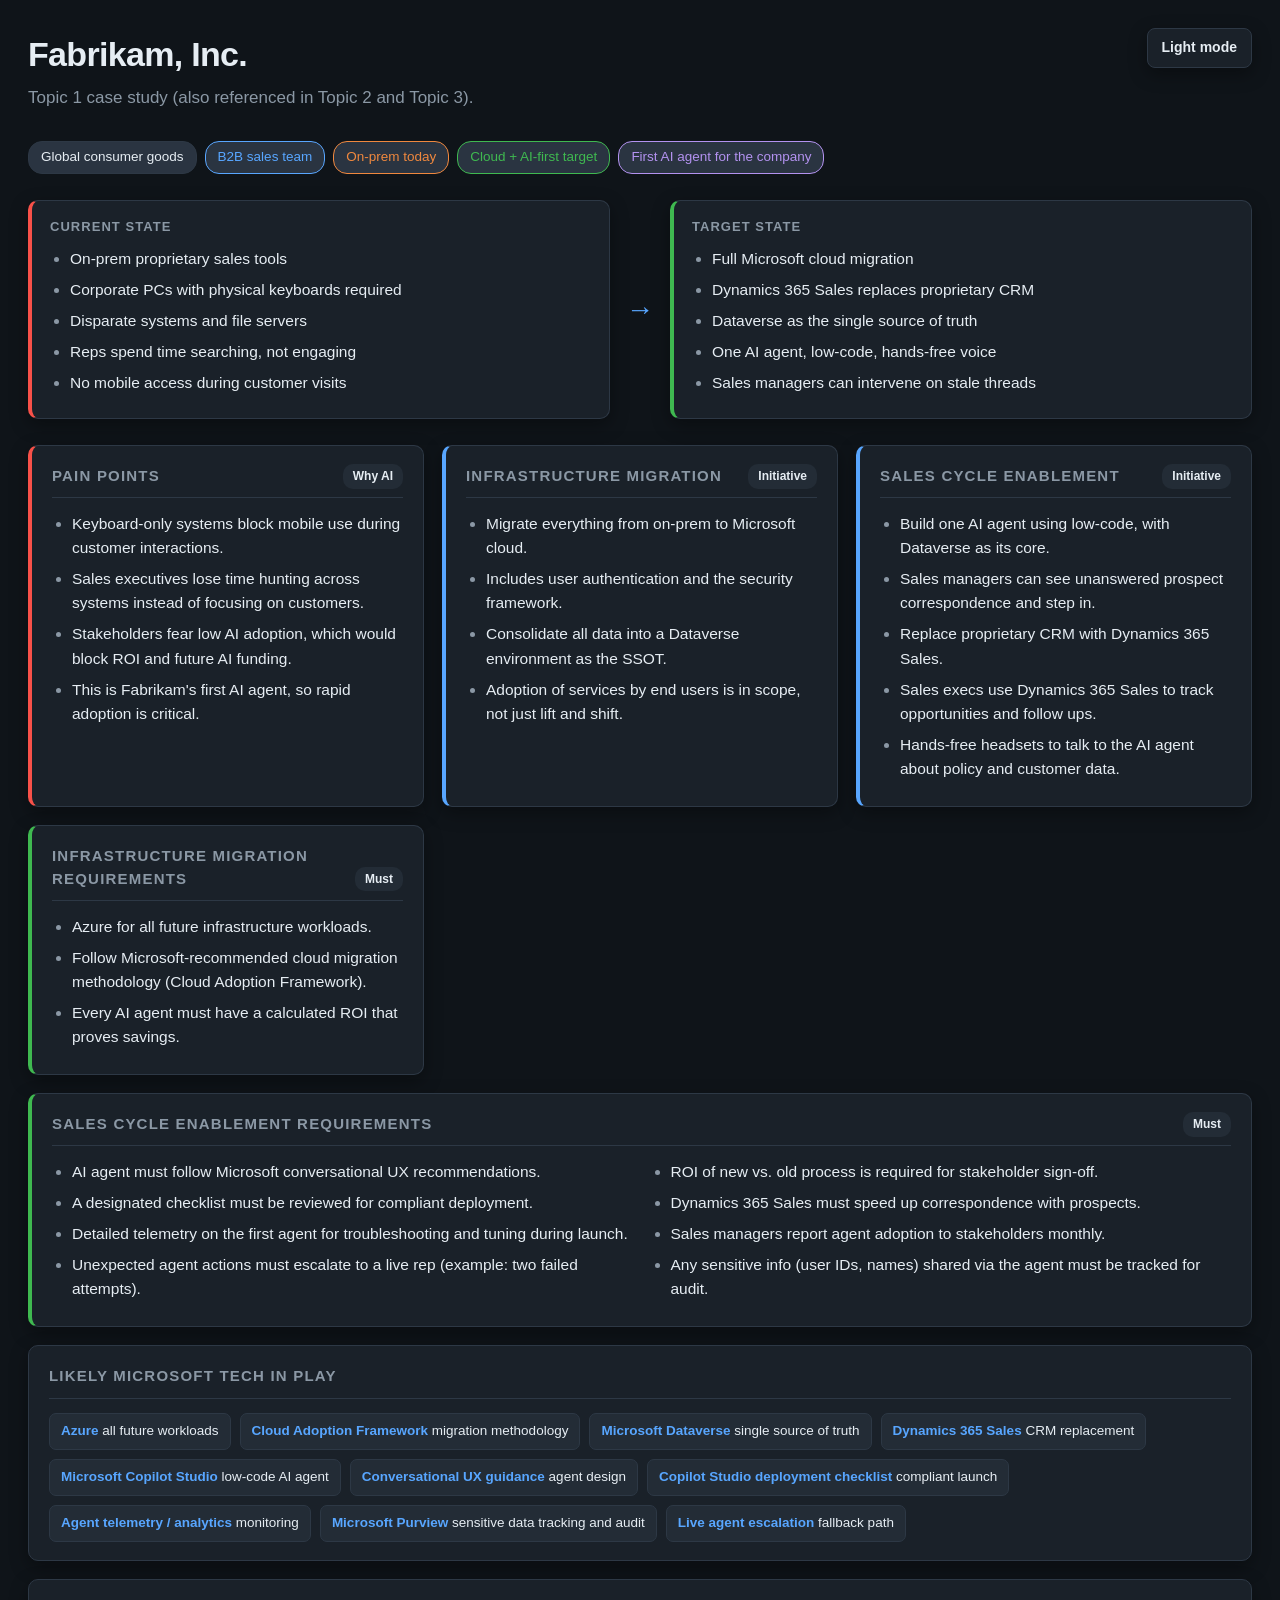
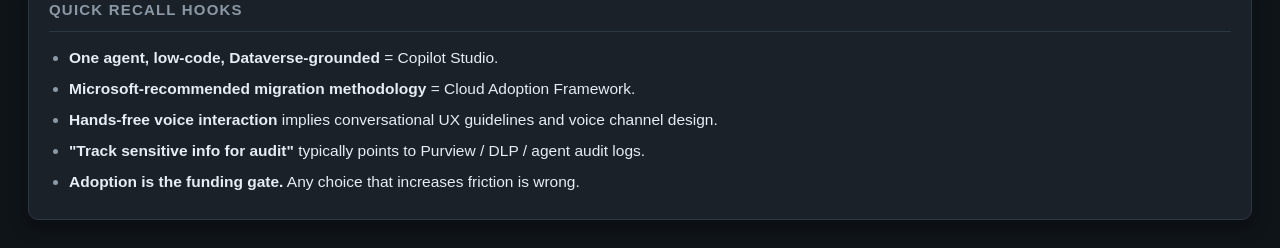
<file: extracted/topic-1/case-study.html>
<!doctype html>
<html lang="en">
<head>
<meta charset="utf-8">
<meta name="viewport" content="width=device-width, initial-scale=1">
<title>Topic 1 Case Study: Fabrikam, Inc.</title>
<style>
  :root[data-theme="dark"] {
    --bg: #0f1419;
    --surface: #1a2129;
    --surface-2: #232c36;
    --border: #2d3845;
    --text: #e6edf3;
    --muted: #8b98a5;
    --accent: #58a6ff;
    --warn: #f0883e;
    --good: #3fb950;
    --bad: #f85149;
    --purple: #b392f0;
    --tag: #2a3441;
    --shadow: 0 6px 18px rgba(0,0,0,0.35);
  }
  :root[data-theme="light"] {
    --bg: #f6f8fa;
    --surface: #ffffff;
    --surface-2: #f0f3f6;
    --border: #d0d7de;
    --text: #1f2328;
    --muted: #57606a;
    --accent: #0969da;
    --warn: #bc4c00;
    --good: #1a7f37;
    --bad: #cf222e;
    --purple: #8250df;
    --tag: #eef1f4;
    --shadow: 0 6px 18px rgba(31,35,40,0.08);
  }
  * { box-sizing: border-box; }
  body {
    margin: 0;
    background: var(--bg);
    color: var(--text);
    font: 16.5px/1.55 -apple-system, BlinkMacSystemFont, Segoe UI, Roboto, sans-serif;
    padding: 28px;
  }
  .wrap { max-width: 1400px; margin: 0 auto; }
  .header-row {
    display: flex;
    justify-content: space-between;
    align-items: flex-start;
    gap: 16px;
    margin-bottom: 8px;
  }
  h1 {
    margin: 0 0 4px;
    font-size: 34px;
    letter-spacing: -0.02em;
  }
  .subtitle {
    color: var(--muted);
    margin-bottom: 22px;
    font-size: 17px;
  }
  .theme-toggle {
    background: var(--surface);
    color: var(--text);
    border: 1px solid var(--border);
    border-radius: 8px;
    padding: 8px 14px;
    font: inherit;
    font-size: 14px;
    font-weight: 600;
    cursor: pointer;
    box-shadow: var(--shadow);
  }
  .theme-toggle:hover { background: var(--surface-2); }
  .meta-row {
    display: flex;
    flex-wrap: wrap;
    gap: 8px;
    margin-bottom: 26px;
  }
  .tag {
    background: var(--tag);
    color: var(--text);
    padding: 5px 12px;
    border-radius: 14px;
    font-size: 13.5px;
    border: 1px solid var(--border);
  }
  .tag.accent { color: var(--accent); border-color: var(--accent); }
  .tag.warn { color: var(--warn); border-color: var(--warn); }
  .tag.good { color: var(--good); border-color: var(--good); }
  .tag.purple { color: var(--purple); border-color: var(--purple); }
  .grid {
    display: grid;
    gap: 18px;
    grid-template-columns: repeat(auto-fit, minmax(340px, 1fr));
  }
  .card {
    background: var(--surface);
    border: 1px solid var(--border);
    border-radius: 10px;
    padding: 18px 20px;
    box-shadow: var(--shadow);
  }
  .card h2 {
    margin: 0 0 14px;
    font-size: 15px;
    text-transform: uppercase;
    letter-spacing: 0.08em;
    color: var(--muted);
    border-bottom: 1px solid var(--border);
    padding-bottom: 10px;
  }
  .card h2 .pill {
    float: right;
    text-transform: none;
    letter-spacing: 0;
    font-size: 12px;
    color: var(--text);
    background: var(--surface-2);
    padding: 3px 10px;
    border-radius: 10px;
  }
  ul { margin: 0; padding-left: 20px; }
  li { margin-bottom: 7px; font-size: 15.5px; }
  li::marker { color: var(--muted); }
  .flow {
    display: grid;
    grid-template-columns: 1fr auto 1fr;
    align-items: center;
    gap: 16px;
    margin: 0 0 26px;
  }
  .flow .state {
    background: var(--surface);
    border: 1px solid var(--border);
    border-radius: 10px;
    padding: 16px 18px;
    box-shadow: var(--shadow);
  }
  .flow .state.now { border-left: 4px solid var(--bad); }
  .flow .state.future { border-left: 4px solid var(--good); }
  .flow .state h3 {
    margin: 0 0 10px;
    font-size: 13px;
    color: var(--muted);
    text-transform: uppercase;
    letter-spacing: 0.08em;
  }
  .flow .arrow {
    color: var(--accent);
    font-size: 28px;
    text-align: center;
  }
  .pain {
    border-left: 4px solid var(--bad);
  }
  .req {
    border-left: 4px solid var(--good);
  }
  .init {
    border-left: 4px solid var(--accent);
  }
  .stack-row {
    display: flex;
    flex-wrap: wrap;
    gap: 9px;
    margin-top: 12px;
  }
  .chip {
    background: var(--surface-2);
    border: 1px solid var(--border);
    border-radius: 7px;
    padding: 7px 11px;
    font-size: 13.5px;
  }
  .chip strong { color: var(--accent); }
  .full-row {
    grid-column: 1 / -1;
  }
  .twocol {
    display: grid;
    grid-template-columns: 1fr 1fr;
    gap: 18px;
  }
  @media (max-width: 760px) {
    body { padding: 18px; font-size: 16px; }
    h1 { font-size: 28px; }
    .twocol { grid-template-columns: 1fr; }
    .flow { grid-template-columns: 1fr; }
    .flow .arrow { transform: rotate(90deg); }
  }
</style>
</head>
<body>
<div class="wrap">

  <div class="header-row">
    <div>
      <h1>Fabrikam, Inc.</h1>
      <div class="subtitle">Topic 1 case study (also referenced in Topic 2 and Topic 3).</div>
    </div>
    <button id="theme-toggle" class="theme-toggle" type="button">Light mode</button>
  </div>

  <div class="meta-row">
    <span class="tag">Global consumer goods</span>
    <span class="tag accent">B2B sales team</span>
    <span class="tag warn">On-prem today</span>
    <span class="tag good">Cloud + AI-first target</span>
    <span class="tag purple">First AI agent for the company</span>
  </div>

  <div class="flow">
    <div class="state now">
      <h3>Current state</h3>
      <ul>
        <li>On-prem proprietary sales tools</li>
        <li>Corporate PCs with physical keyboards required</li>
        <li>Disparate systems and file servers</li>
        <li>Reps spend time searching, not engaging</li>
        <li>No mobile access during customer visits</li>
      </ul>
    </div>
    <div class="arrow">&#x2192;</div>
    <div class="state future">
      <h3>Target state</h3>
      <ul>
        <li>Full Microsoft cloud migration</li>
        <li>Dynamics 365 Sales replaces proprietary CRM</li>
        <li>Dataverse as the single source of truth</li>
        <li>One AI agent, low-code, hands-free voice</li>
        <li>Sales managers can intervene on stale threads</li>
      </ul>
    </div>
  </div>

  <div class="grid">

    <div class="card pain">
      <h2>Pain points <span class="pill">Why AI</span></h2>
      <ul>
        <li>Keyboard-only systems block mobile use during customer interactions.</li>
        <li>Sales executives lose time hunting across systems instead of focusing on customers.</li>
        <li>Stakeholders fear low AI adoption, which would block ROI and future AI funding.</li>
        <li>This is Fabrikam's first AI agent, so rapid adoption is critical.</li>
      </ul>
    </div>

    <div class="card init">
      <h2>Infrastructure migration <span class="pill">Initiative</span></h2>
      <ul>
        <li>Migrate everything from on-prem to Microsoft cloud.</li>
        <li>Includes user authentication and the security framework.</li>
        <li>Consolidate all data into a Dataverse environment as the SSOT.</li>
        <li>Adoption of services by end users is in scope, not just lift and shift.</li>
      </ul>
    </div>

    <div class="card init">
      <h2>Sales cycle enablement <span class="pill">Initiative</span></h2>
      <ul>
        <li>Build one AI agent using low-code, with Dataverse as its core.</li>
        <li>Sales managers can see unanswered prospect correspondence and step in.</li>
        <li>Replace proprietary CRM with Dynamics 365 Sales.</li>
        <li>Sales execs use Dynamics 365 Sales to track opportunities and follow ups.</li>
        <li>Hands-free headsets to talk to the AI agent about policy and customer data.</li>
      </ul>
    </div>

    <div class="card req">
      <h2>Infrastructure migration requirements <span class="pill">Must</span></h2>
      <ul>
        <li>Azure for all future infrastructure workloads.</li>
        <li>Follow Microsoft-recommended cloud migration methodology (Cloud Adoption Framework).</li>
        <li>Every AI agent must have a calculated ROI that proves savings.</li>
      </ul>
    </div>

    <div class="card req full-row">
      <h2>Sales cycle enablement requirements <span class="pill">Must</span></h2>
      <div class="twocol">
        <ul>
          <li>AI agent must follow Microsoft conversational UX recommendations.</li>
          <li>A designated checklist must be reviewed for compliant deployment.</li>
          <li>Detailed telemetry on the first agent for troubleshooting and tuning during launch.</li>
          <li>Unexpected agent actions must escalate to a live rep (example: two failed attempts).</li>
        </ul>
        <ul>
          <li>ROI of new vs. old process is required for stakeholder sign-off.</li>
          <li>Dynamics 365 Sales must speed up correspondence with prospects.</li>
          <li>Sales managers report agent adoption to stakeholders monthly.</li>
          <li>Any sensitive info (user IDs, names) shared via the agent must be tracked for audit.</li>
        </ul>
      </div>
    </div>

    <div class="card full-row">
      <h2>Likely Microsoft tech in play</h2>
      <div class="stack-row">
        <span class="chip"><strong>Azure</strong> all future workloads</span>
        <span class="chip"><strong>Cloud Adoption Framework</strong> migration methodology</span>
        <span class="chip"><strong>Microsoft Dataverse</strong> single source of truth</span>
        <span class="chip"><strong>Dynamics 365 Sales</strong> CRM replacement</span>
        <span class="chip"><strong>Microsoft Copilot Studio</strong> low-code AI agent</span>
        <span class="chip"><strong>Conversational UX guidance</strong> agent design</span>
        <span class="chip"><strong>Copilot Studio deployment checklist</strong> compliant launch</span>
        <span class="chip"><strong>Agent telemetry / analytics</strong> monitoring</span>
        <span class="chip"><strong>Microsoft Purview</strong> sensitive data tracking and audit</span>
        <span class="chip"><strong>Live agent escalation</strong> fallback path</span>
      </div>
    </div>

    <div class="card full-row">
      <h2>Quick recall hooks</h2>
      <ul>
        <li><strong>One agent, low-code, Dataverse-grounded</strong> = Copilot Studio.</li>
        <li><strong>Microsoft-recommended migration methodology</strong> = Cloud Adoption Framework.</li>
        <li><strong>Hands-free voice interaction</strong> implies conversational UX guidelines and voice channel design.</li>
        <li><strong>"Track sensitive info for audit"</strong> typically points to Purview / DLP / agent audit logs.</li>
        <li><strong>Adoption is the funding gate.</strong> Any choice that increases friction is wrong.</li>
      </ul>
    </div>

  </div>
</div>

<script>
(function(){
  var KEY = "quiz_theme";
  var btn = document.getElementById("theme-toggle");
  function apply(theme) {
    document.documentElement.setAttribute("data-theme", theme);
    btn.textContent = theme === "dark" ? "Light mode" : "Dark mode";
  }
  var stored = null;
  try { stored = localStorage.getItem(KEY); } catch(e) {}
  var params = new URLSearchParams(location.search);
  var initial = params.get("theme") || stored || "dark";
  apply(initial);
  btn.addEventListener("click", function(){
    var current = document.documentElement.getAttribute("data-theme") || "dark";
    var next = current === "dark" ? "light" : "dark";
    apply(next);
    try { localStorage.setItem(KEY, next); } catch(e) {}
  });
})();
</script>
</body>
</html>
</file>
